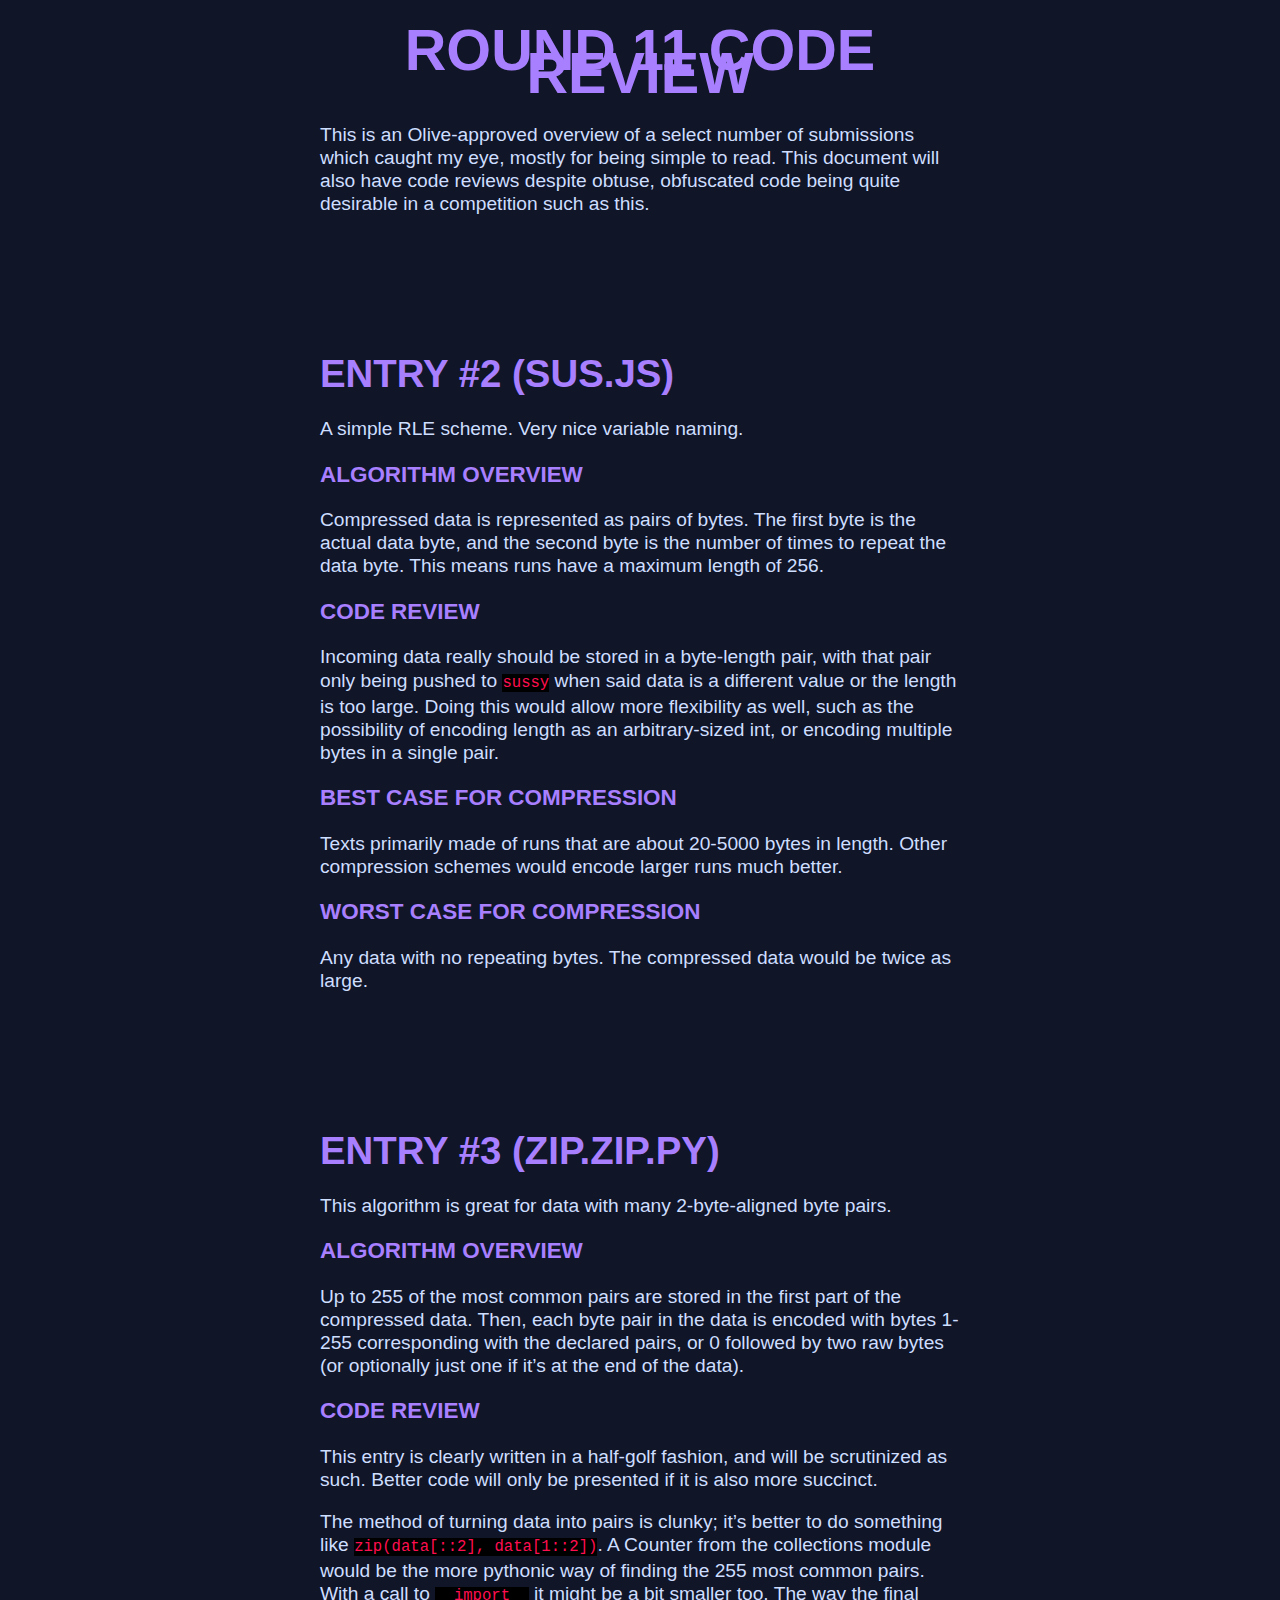
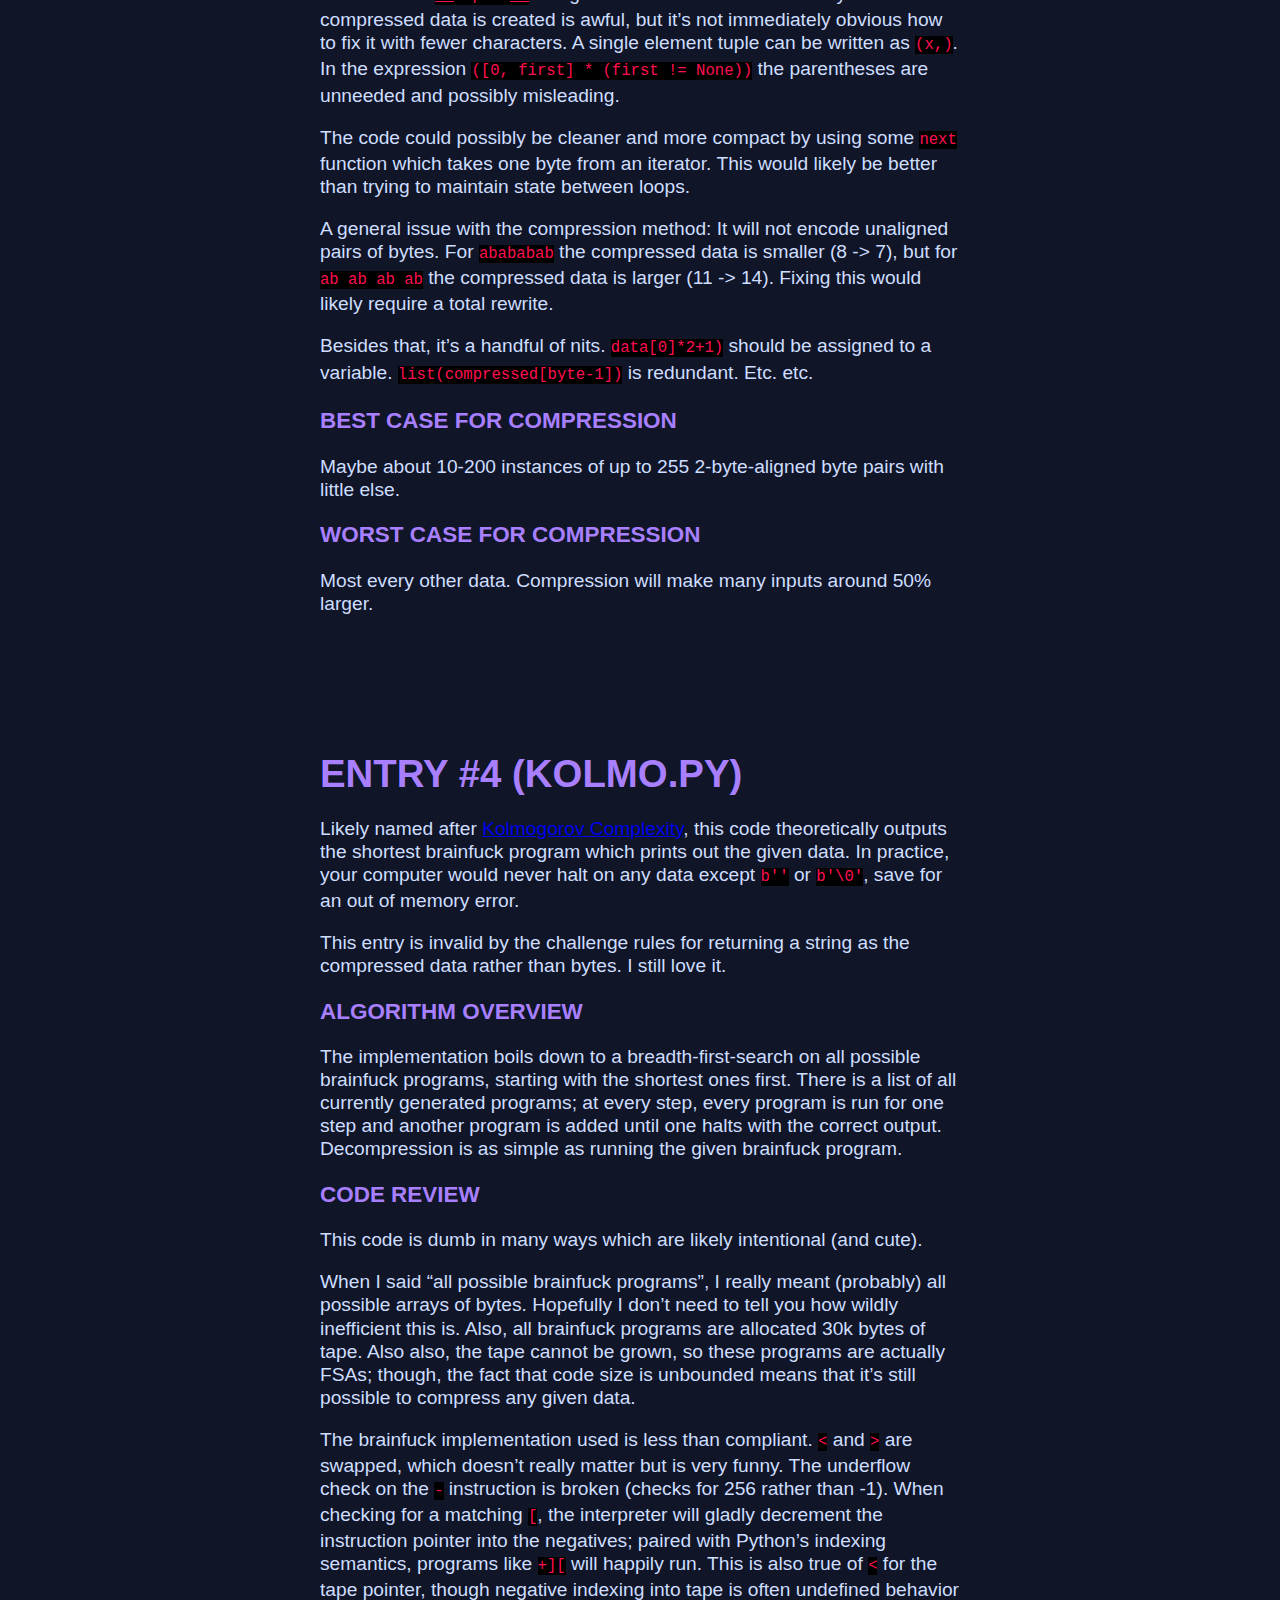
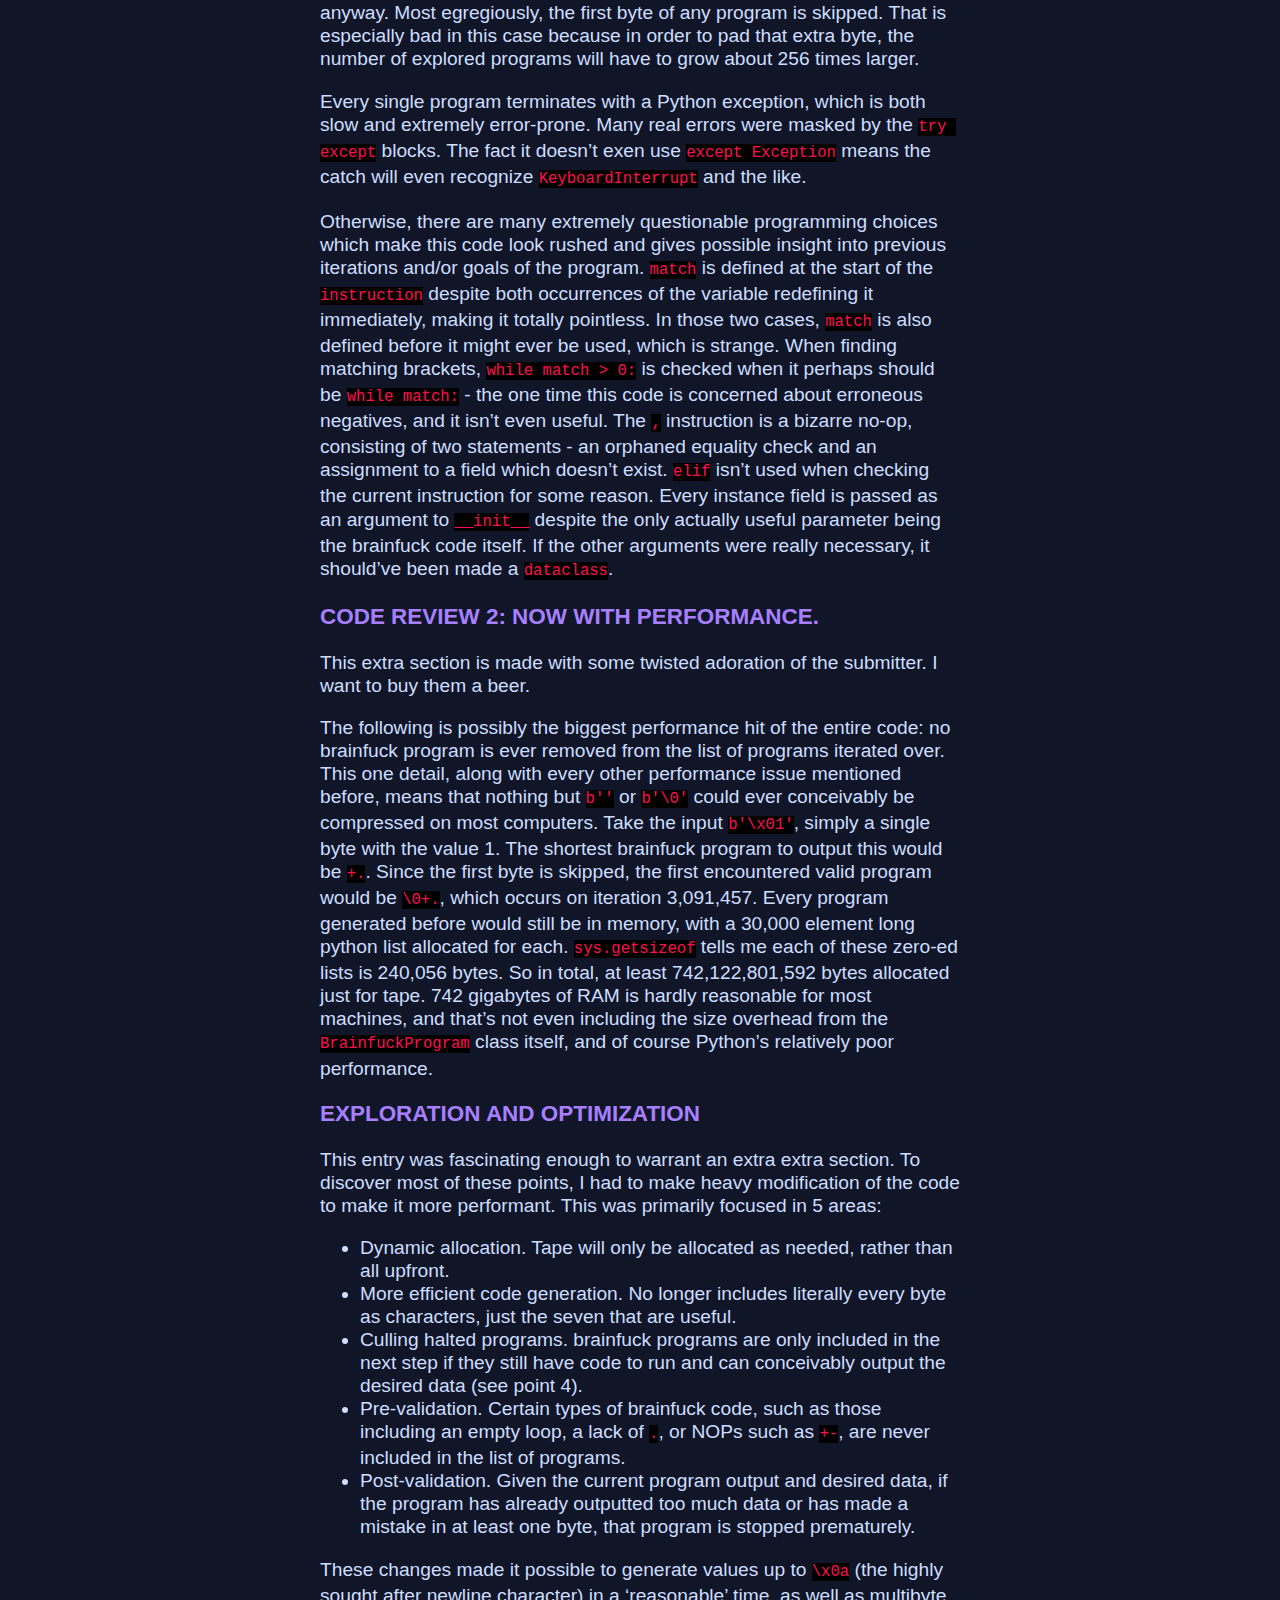
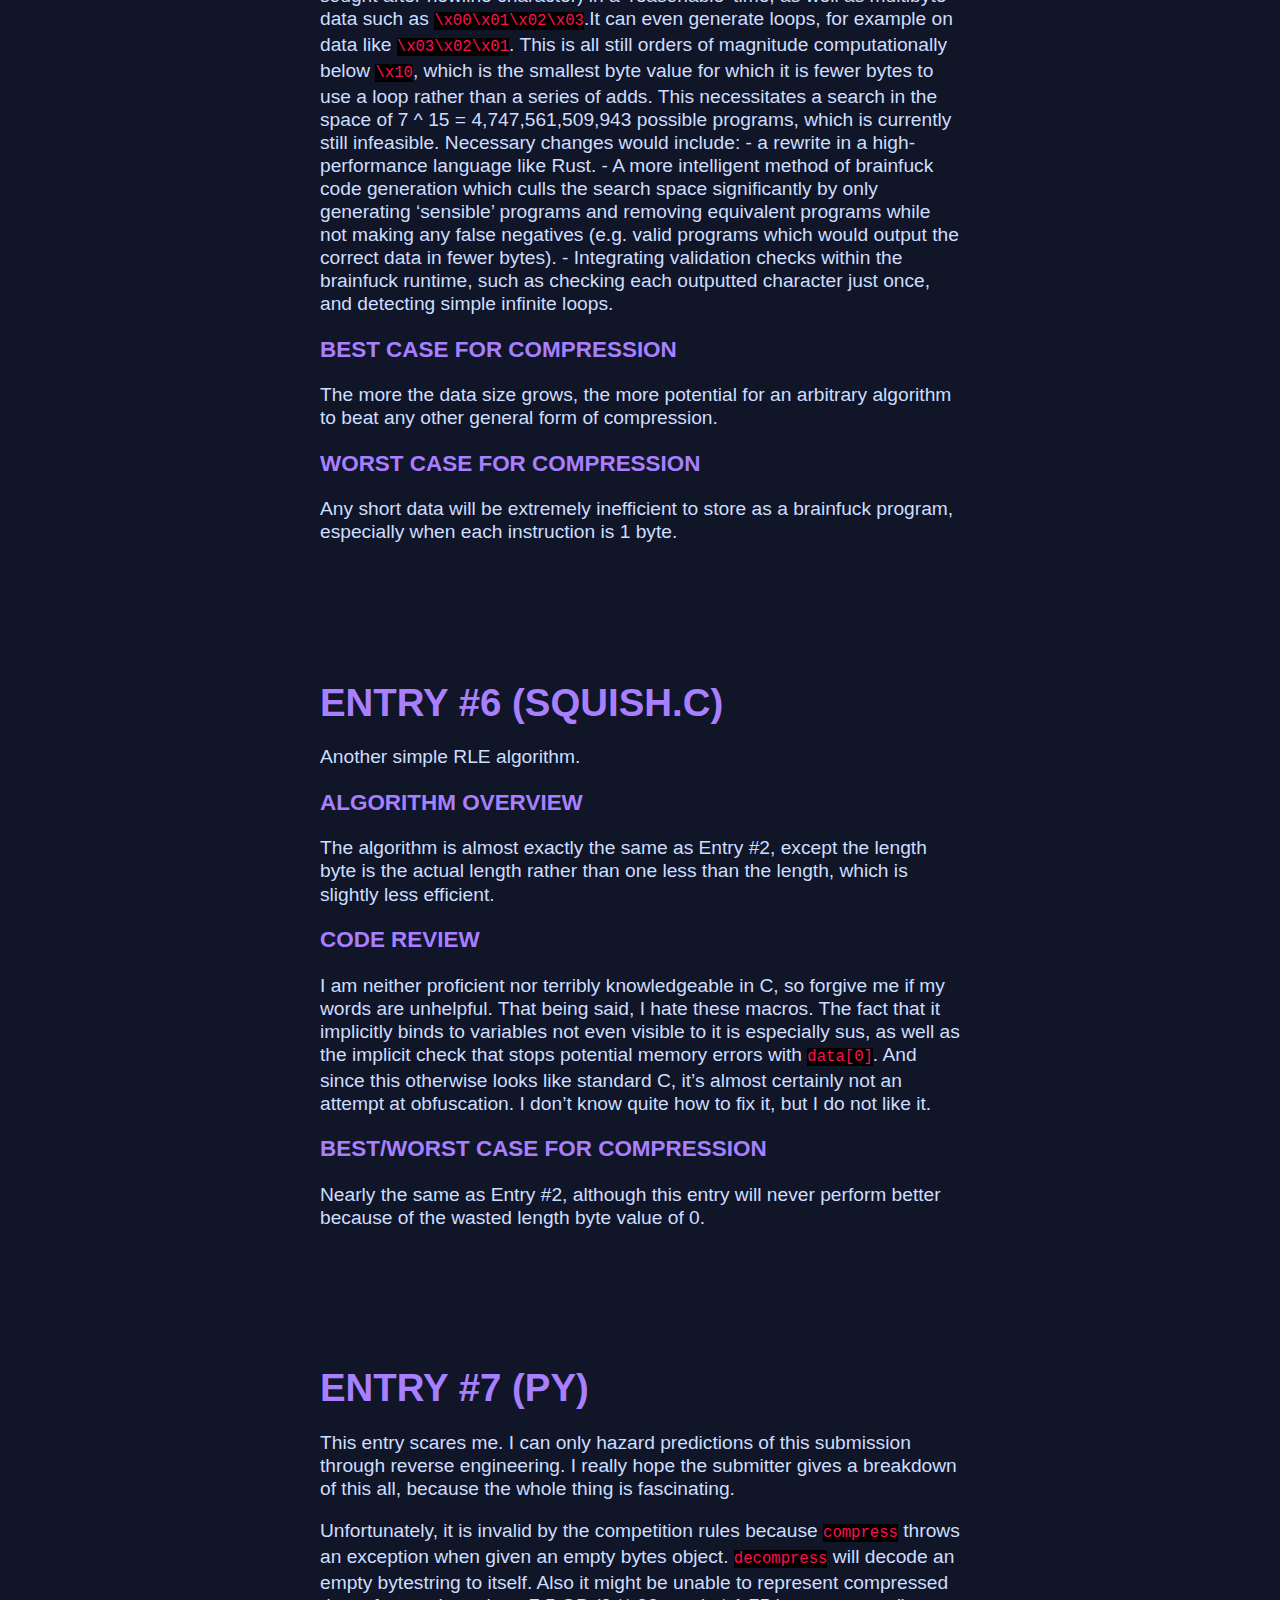
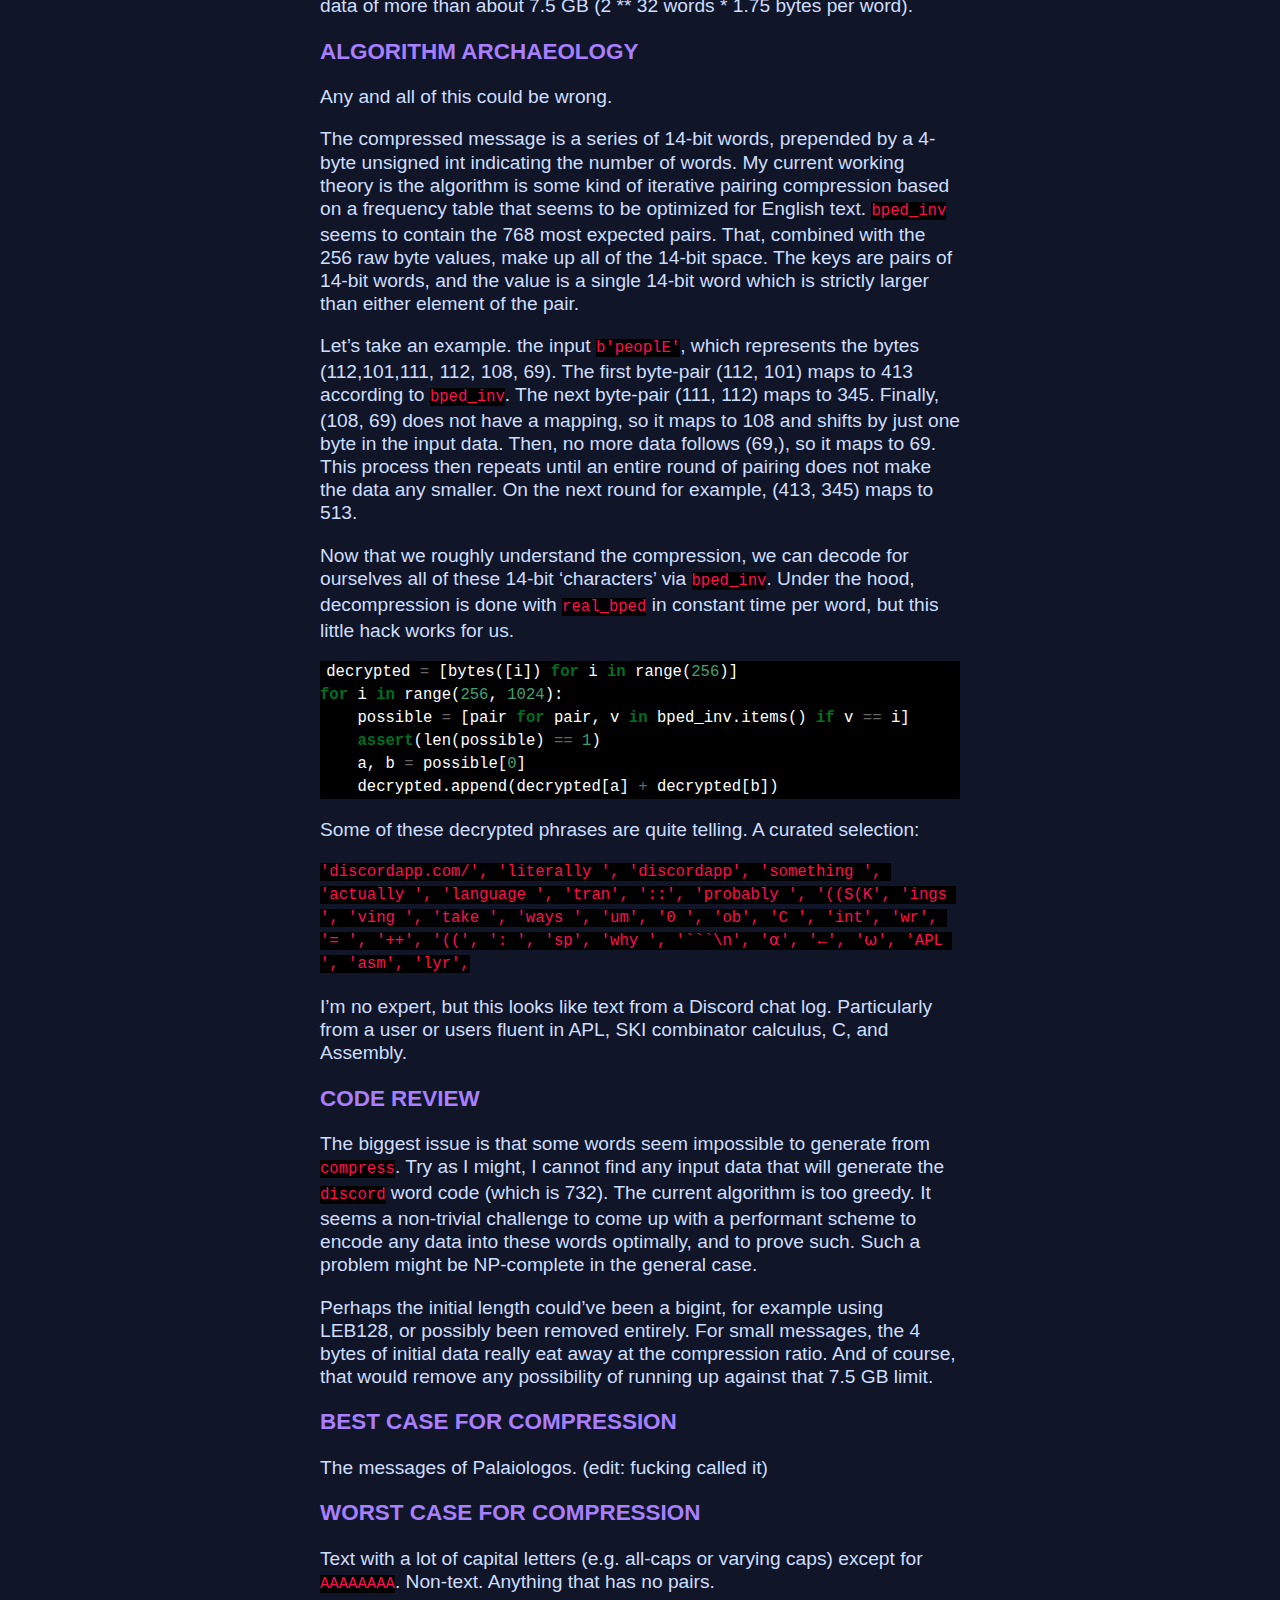
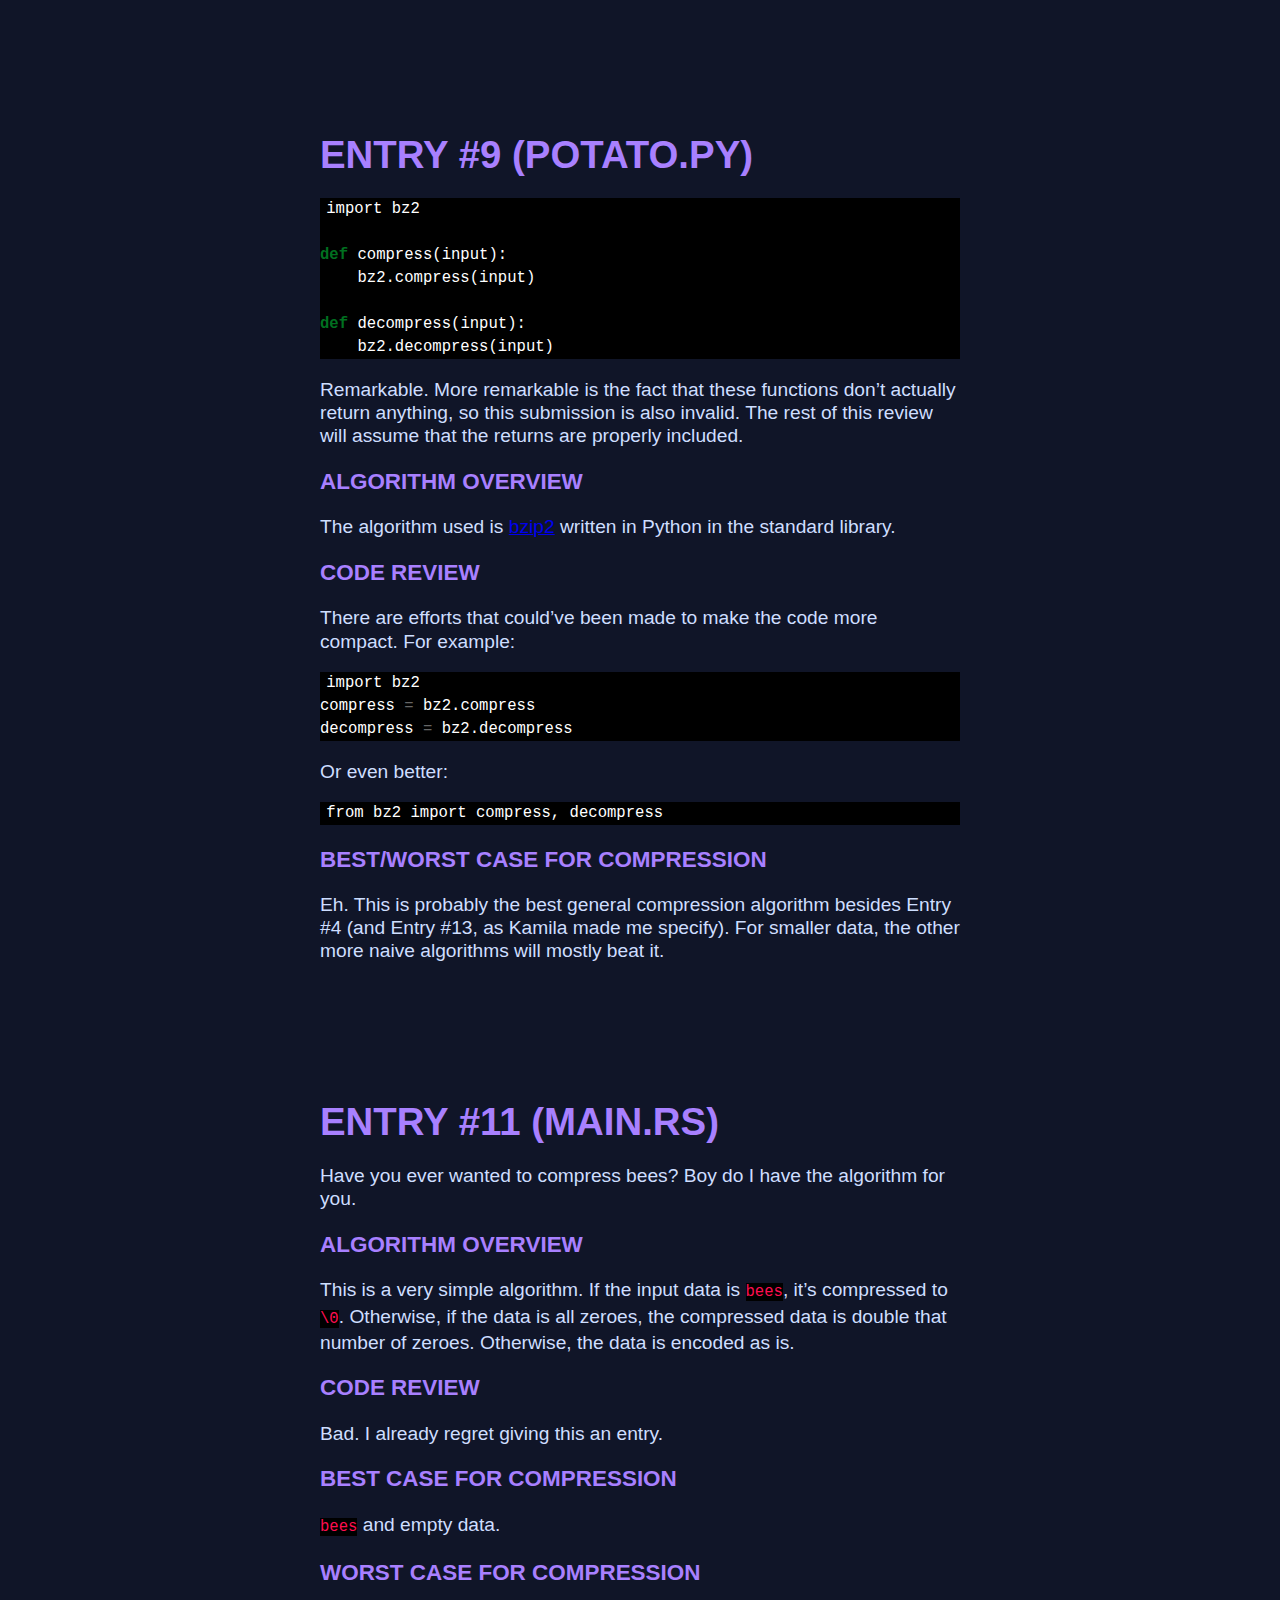
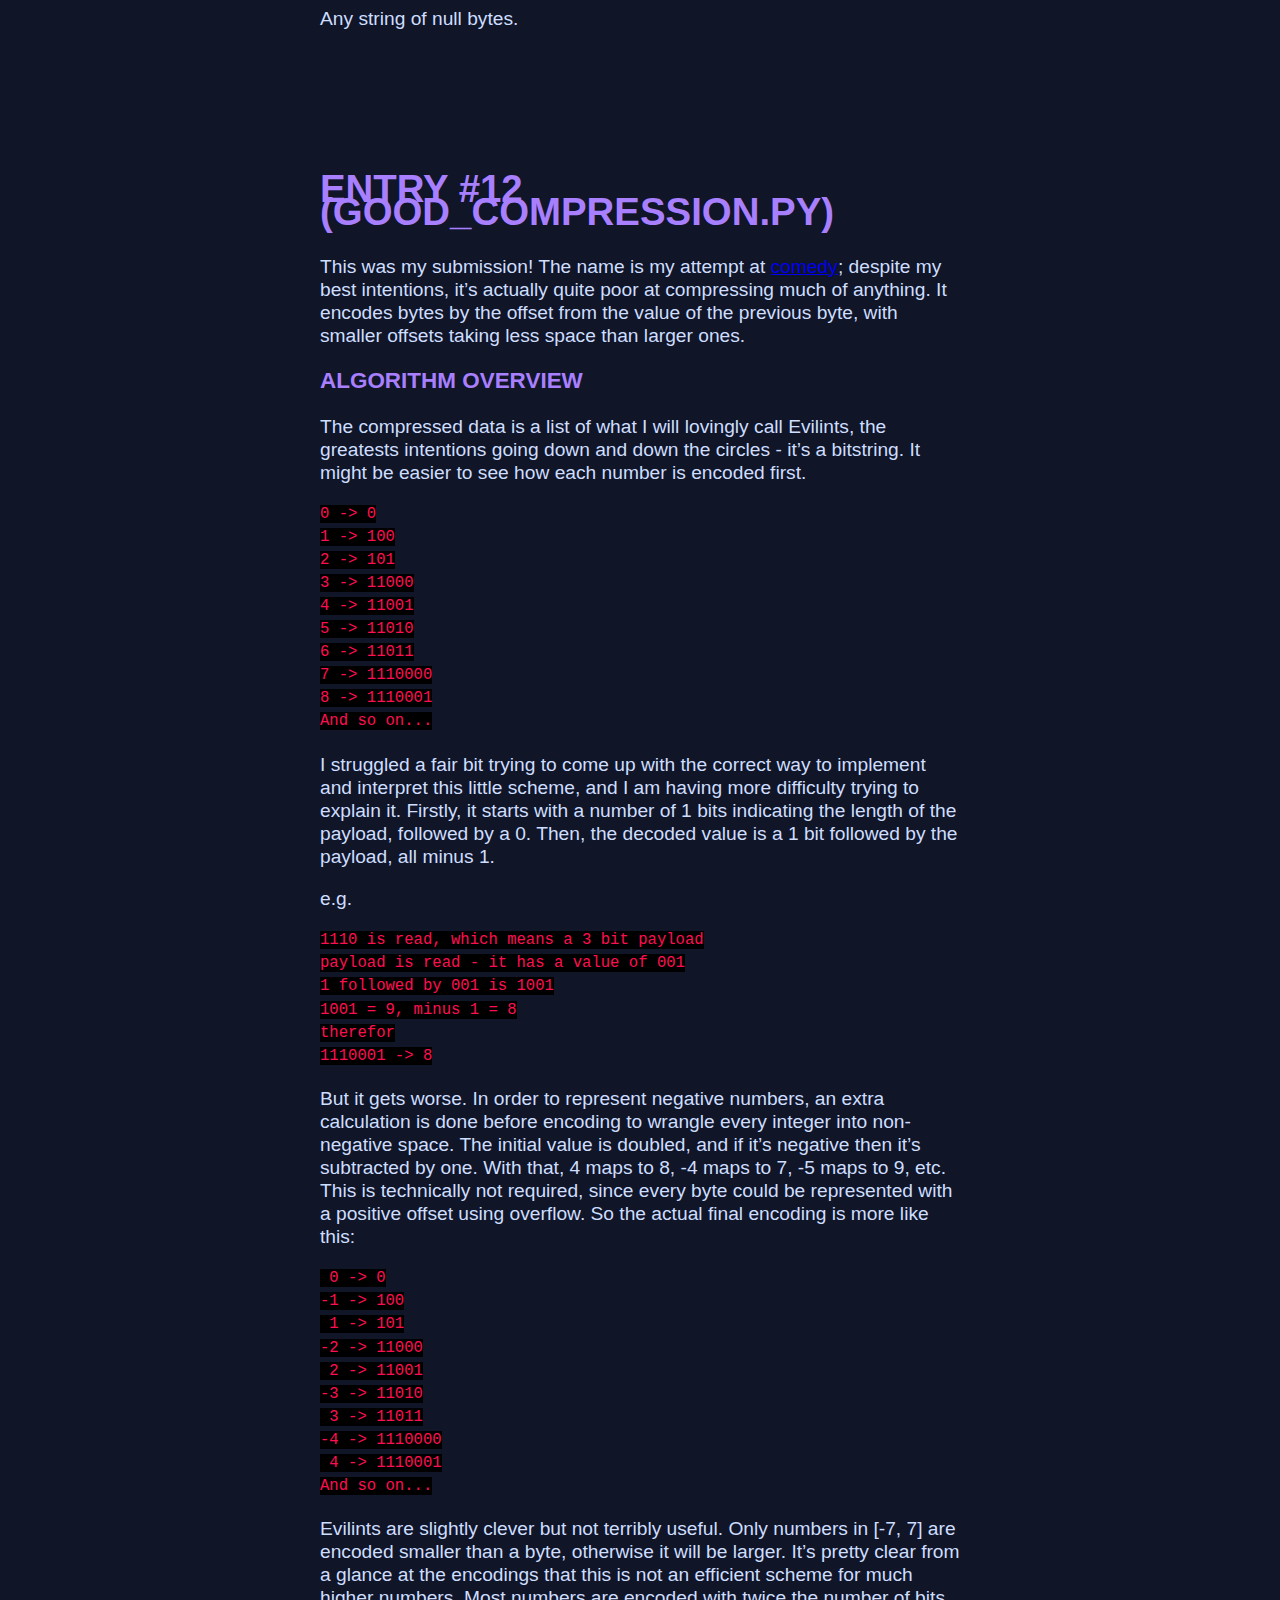
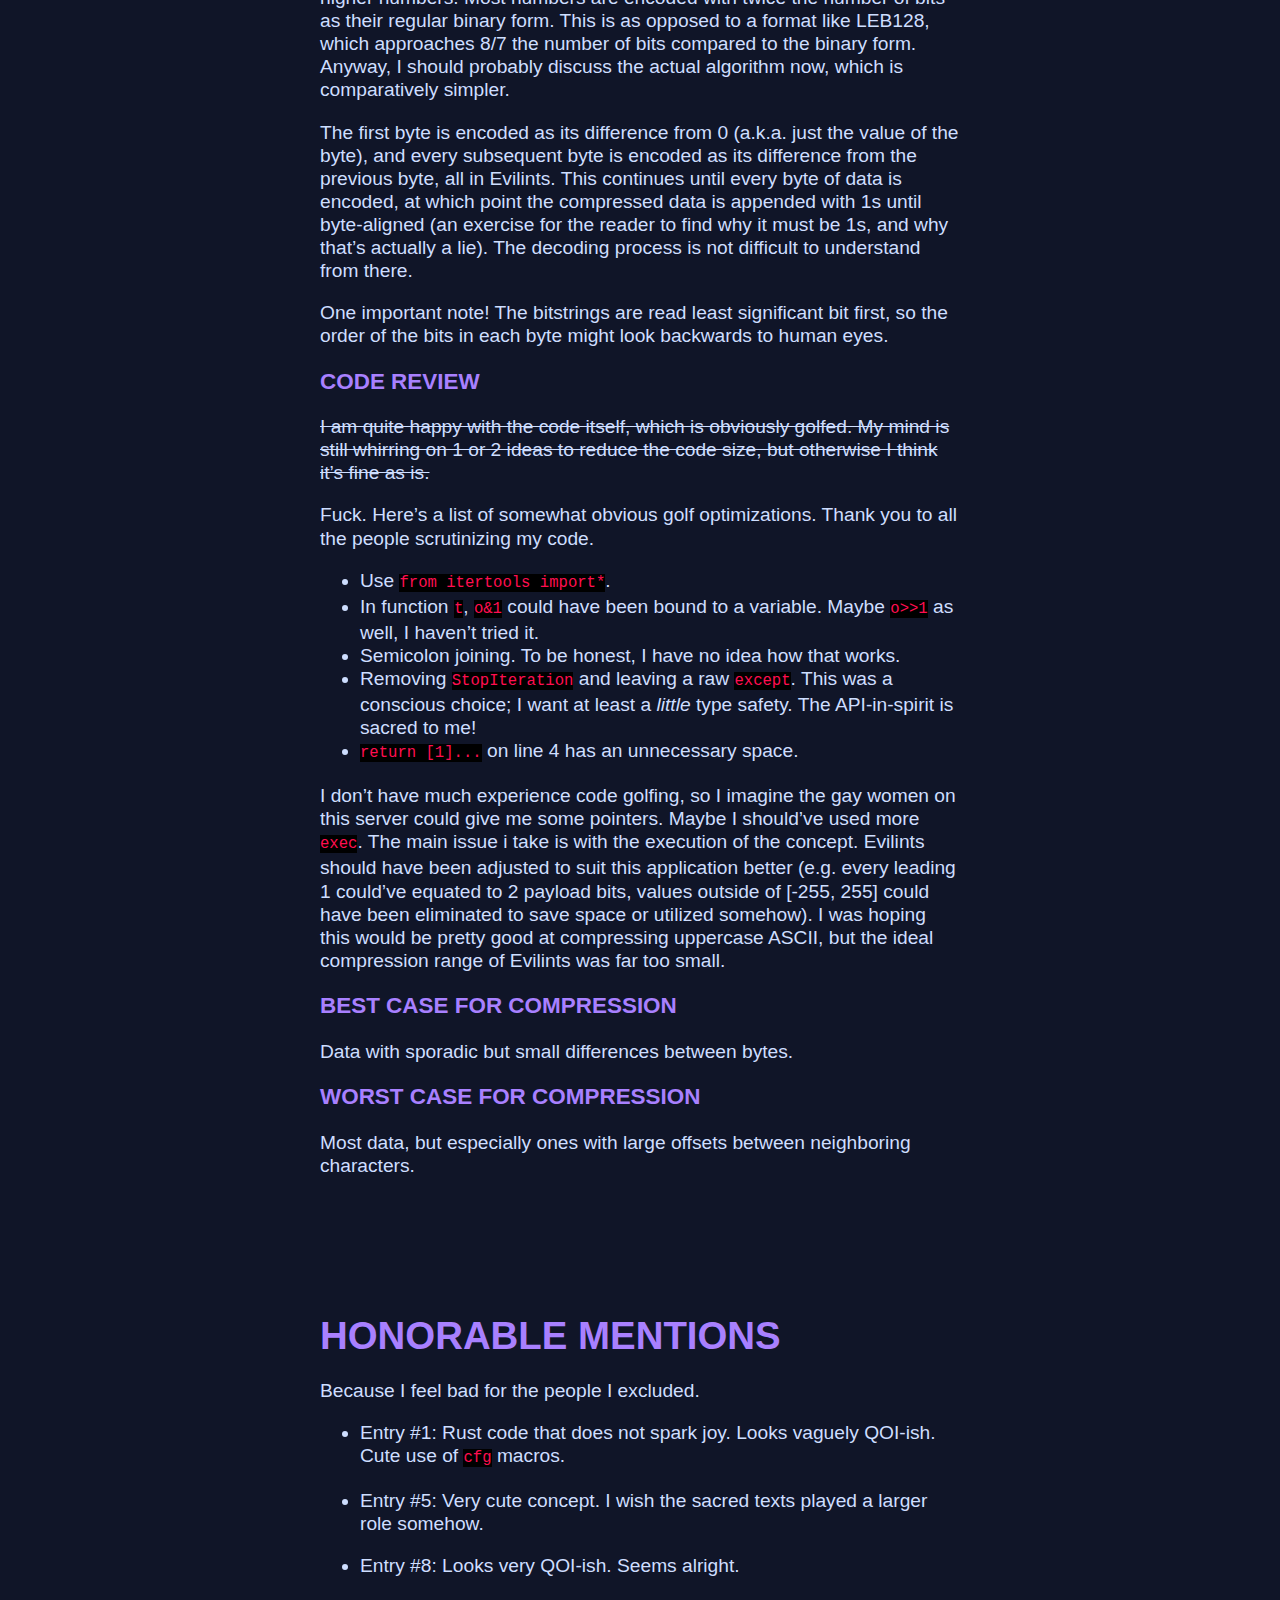
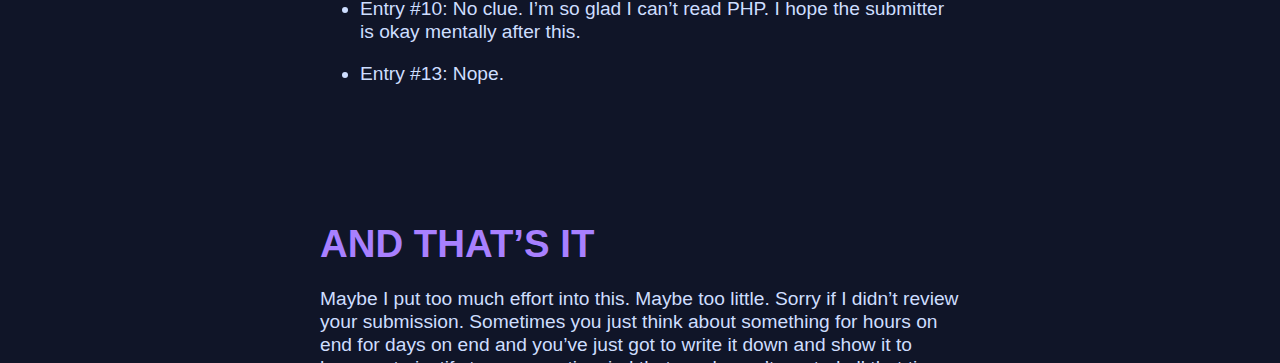
<file: round11.html>
<!DOCTYPE html>
<html xmlns="http://www.w3.org/1999/xhtml" lang="" xml:lang="">
<head>
  <meta charset="utf-8" />
  <meta name="generator" content="pandoc" />
  <meta name="viewport" content="width=device-width, initial-scale=1.0, user-scalable=yes" />
  <title>Round 11 Code Review</title>
  <style>
    code{white-space: pre-wrap;}
    span.smallcaps{font-variant: small-caps;}
    span.underline{text-decoration: underline;}
    div.column{display: inline-block; vertical-align: top; width: 50%;}
    div.hanging-indent{margin-left: 1.5em; text-indent: -1.5em;}
    ul.task-list{list-style: none;}
    pre > code.sourceCode { white-space: pre; position: relative; }
    pre > code.sourceCode > span { display: inline-block; line-height: 1.25; }
    pre > code.sourceCode > span:empty { height: 1.2em; }
    .sourceCode { overflow: visible; }
    code.sourceCode > span { color: inherit; text-decoration: inherit; }
    div.sourceCode { margin: 1em 0; }
    pre.sourceCode { margin: 0; }
    @media screen {
    div.sourceCode { overflow: auto; }
    }
    @media print {
    pre > code.sourceCode { white-space: pre-wrap; }
    pre > code.sourceCode > span { text-indent: -5em; padding-left: 5em; }
    }
    pre.numberSource code
      { counter-reset: source-line 0; }
    pre.numberSource code > span
      { position: relative; left: -4em; counter-increment: source-line; }
    pre.numberSource code > span > a:first-child::before
      { content: counter(source-line);
        position: relative; left: -1em; text-align: right; vertical-align: baseline;
        border: none; display: inline-block;
        -webkit-touch-callout: none; -webkit-user-select: none;
        -khtml-user-select: none; -moz-user-select: none;
        -ms-user-select: none; user-select: none;
        padding: 0 4px; width: 4em;
        color: #aaaaaa;
      }
    pre.numberSource { margin-left: 3em; border-left: 1px solid #aaaaaa;  padding-left: 4px; }
    div.sourceCode
      {   }
    @media screen {
    pre > code.sourceCode > span > a:first-child::before { text-decoration: underline; }
    }
    code span.al { color: #ff0000; font-weight: bold; } /* Alert */
    code span.an { color: #60a0b0; font-weight: bold; font-style: italic; } /* Annotation */
    code span.at { color: #7d9029; } /* Attribute */
    code span.bn { color: #40a070; } /* BaseN */
    code span.bu { } /* BuiltIn */
    code span.cf { color: #007020; font-weight: bold; } /* ControlFlow */
    code span.ch { color: #4070a0; } /* Char */
    code span.cn { color: #880000; } /* Constant */
    code span.co { color: #60a0b0; font-style: italic; } /* Comment */
    code span.cv { color: #60a0b0; font-weight: bold; font-style: italic; } /* CommentVar */
    code span.do { color: #ba2121; font-style: italic; } /* Documentation */
    code span.dt { color: #902000; } /* DataType */
    code span.dv { color: #40a070; } /* DecVal */
    code span.er { color: #ff0000; font-weight: bold; } /* Error */
    code span.ex { } /* Extension */
    code span.fl { color: #40a070; } /* Float */
    code span.fu { color: #06287e; } /* Function */
    code span.im { } /* Import */
    code span.in { color: #60a0b0; font-weight: bold; font-style: italic; } /* Information */
    code span.kw { color: #007020; font-weight: bold; } /* Keyword */
    code span.op { color: #666666; } /* Operator */
    code span.ot { color: #007020; } /* Other */
    code span.pp { color: #bc7a00; } /* Preprocessor */
    code span.sc { color: #4070a0; } /* SpecialChar */
    code span.ss { color: #bb6688; } /* SpecialString */
    code span.st { color: #4070a0; } /* String */
    code span.va { color: #19177c; } /* Variable */
    code span.vs { color: #4070a0; } /* VerbatimString */
    code span.wa { color: #60a0b0; font-weight: bold; font-style: italic; } /* Warning */
    .display.math{display: block; text-align: center; margin: 0.5rem auto;}
  </style>
  <link rel="stylesheet" href="round11.css" />
  <!--[if lt IE 9]>
    <script src="//cdnjs.cloudflare.com/ajax/libs/html5shiv/3.7.3/html5shiv-printshiv.min.js"></script>
  <![endif]-->
</head>
<body>
<header id="title-block-header">
<h1 class="title">Round 11 Code Review</h1>
</header>
<p>This is an Olive-approved overview of a select number of submissions
which caught my eye, mostly for being simple to read. This document will
also have code reviews despite obtuse, obfuscated code being quite
desirable in a competition such as this.</p>
<h2 id="entry-2-sus.js">Entry #2 (sus.js)</h2>
<p>A simple RLE scheme. Very nice variable naming.</p>
<h3 id="algorithm-overview">Algorithm Overview</h3>
<p>Compressed data is represented as pairs of bytes. The first byte is
the actual data byte, and the second byte is the number of times to
repeat the data byte. This means runs have a maximum length of 256.</p>
<h3 id="code-review">Code Review</h3>
<p>Incoming data really should be stored in a byte-length pair, with
that pair only being pushed to <code>sussy</code> when said data is a
different value or the length is too large. Doing this would allow more
flexibility as well, such as the possibility of encoding length as an
arbitrary-sized int, or encoding multiple bytes in a single pair.</p>
<h3 id="best-case-for-compression">Best Case For Compression</h3>
<p>Texts primarily made of runs that are about 20-5000 bytes in length.
Other compression schemes would encode larger runs much better.</p>
<h3 id="worst-case-for-compression">Worst Case For Compression</h3>
<p>Any data with no repeating bytes. The compressed data would be twice
as large.</p>
<h2 id="entry-3-zip.zip.py">Entry #3 (zip.zip.py)</h2>
<p>This algorithm is great for data with many 2-byte-aligned byte
pairs.</p>
<h3 id="algorithm-overview-1">Algorithm Overview</h3>
<p>Up to 255 of the most common pairs are stored in the first part of
the compressed data. Then, each byte pair in the data is encoded with
bytes 1-255 corresponding with the declared pairs, or 0 followed by two
raw bytes (or optionally just one if it’s at the end of the data).</p>
<h3 id="code-review-1">Code Review</h3>
<p>This entry is clearly written in a half-golf fashion, and will be
scrutinized as such. Better code will only be presented if it is also
more succinct.</p>
<p>The method of turning data into pairs is clunky; it’s better to do
something like <code>zip(data[::2], data[1::2])</code>. A Counter from
the collections module would be the more pythonic way of finding the 255
most common pairs. With a call to <code>__import__</code> it might be a
bit smaller too. The way the final compressed data is created is awful,
but it’s not immediately obvious how to fix it with fewer characters. A
single element tuple can be written as <code>(x,)</code>. In the
expression <code>([0, first] * (first != None))</code> the parentheses
are unneeded and possibly misleading.</p>
<p>The code could possibly be cleaner and more compact by using some
<code>next</code> function which takes one byte from an iterator. This
would likely be better than trying to maintain state between loops.</p>
<p>A general issue with the compression method: It will not encode
unaligned pairs of bytes. For <code>abababab</code> the compressed data
is smaller (8 -&gt; 7), but for <code>ab ab ab ab</code> the compressed
data is larger (11 -&gt; 14). Fixing this would likely require a total
rewrite.</p>
<p>Besides that, it’s a handful of nits. <code>data[0]*2+1)</code>
should be assigned to a variable. <code>list(compressed[byte-1])</code>
is redundant. Etc. etc.</p>
<h3 id="best-case-for-compression-1">Best Case For Compression</h3>
<p>Maybe about 10-200 instances of up to 255 2-byte-aligned byte pairs
with little else.</p>
<h3 id="worst-case-for-compression-1">Worst Case For Compression</h3>
<p>Most every other data. Compression will make many inputs around 50%
larger.</p>
<h2 id="entry-4-kolmo.py">Entry #4 (kolmo.py)</h2>
<p>Likely named after <a
href="https://en.wikipedia.org/wiki/Kolmogorov_complexity">Kolmogorov
Complexity</a>, this code theoretically outputs the shortest brainfuck
program which prints out the given data. In practice, your computer
would never halt on any data except <code>b''</code> or
<code>b'\0'</code>, save for an out of memory error.</p>
<p>This entry is invalid by the challenge rules for returning a string
as the compressed data rather than bytes. I still love it.</p>
<h3 id="algorithm-overview-2">Algorithm Overview</h3>
<p>The implementation boils down to a breadth-first-search on all
possible brainfuck programs, starting with the shortest ones first.
There is a list of all currently generated programs; at every step,
every program is run for one step and another program is added until one
halts with the correct output. Decompression is as simple as running the
given brainfuck program.</p>
<h3 id="code-review-2">Code Review</h3>
<p>This code is dumb in many ways which are likely intentional (and
cute).</p>
<p>When I said “all possible brainfuck programs”, I really meant
(probably) all possible arrays of bytes. Hopefully I don’t need to tell
you how wildly inefficient this is. Also, all brainfuck programs are
allocated 30k bytes of tape. Also also, the tape cannot be grown, so
these programs are actually FSAs; though, the fact that code size is
unbounded means that it’s still possible to compress any given data.</p>
<p>The brainfuck implementation used is less than compliant.
<code>&lt;</code> and <code>&gt;</code> are swapped, which doesn’t
really matter but is very funny. The underflow check on the
<code>-</code> instruction is broken (checks for 256 rather than -1).
When checking for a matching <code>[</code>, the interpreter will gladly
decrement the instruction pointer into the negatives; paired with
Python’s indexing semantics, programs like <code>+][</code> will happily
run. This is also true of <code>&lt;</code> for the tape pointer, though
negative indexing into tape is often undefined behavior anyway. Most
egregiously, the first byte of any program is skipped. That is
especially bad in this case because in order to pad that extra byte, the
number of explored programs will have to grow about 256 times
larger.</p>
<p>Every single program terminates with a Python exception, which is
both slow and extremely error-prone. Many real errors were masked by the
<code>try except</code> blocks. The fact it doesn’t exen use
<code>except Exception</code> means the catch will even recognize
<code>KeyboardInterrupt</code> and the like.</p>
<p>Otherwise, there are many extremely questionable programming choices
which make this code look rushed and gives possible insight into
previous iterations and/or goals of the program. <code>match</code> is
defined at the start of the <code>instruction</code> despite both
occurrences of the variable redefining it immediately, making it totally
pointless. In those two cases, <code>match</code> is also defined before
it might ever be used, which is strange. When finding matching brackets,
<code>while match &gt; 0:</code> is checked when it perhaps should be
<code>while match:</code> - the one time this code is concerned about
erroneous negatives, and it isn’t even useful. The <code>,</code>
instruction is a bizarre no-op, consisting of two statements - an
orphaned equality check and an assignment to a field which doesn’t
exist. <code>elif</code> isn’t used when checking the current
instruction for some reason. Every instance field is passed as an
argument to <code>__init__</code> despite the only actually useful
parameter being the brainfuck code itself. If the other arguments were
really necessary, it should’ve been made a <code>dataclass</code>.</p>
<h3 id="code-review-2-now-with-performance.">Code Review 2: Now With
Performance.</h3>
<p>This extra section is made with some twisted adoration of the
submitter. I want to buy them a beer.</p>
<p>The following is possibly the biggest performance hit of the entire
code: no brainfuck program is ever removed from the list of programs
iterated over. This one detail, along with every other performance issue
mentioned before, means that nothing but <code>b''</code> or
<code>b'\0'</code> could ever conceivably be compressed on most
computers. Take the input <code>b'\x01'</code>, simply a single byte
with the value 1. The shortest brainfuck program to output this would be
<code>+.</code>. Since the first byte is skipped, the first encountered
valid program would be <code>\0+.</code>, which occurs on iteration
3,091,457. Every program generated before would still be in memory, with
a 30,000 element long python list allocated for each.
<code>sys.getsizeof</code> tells me each of these zero-ed lists is
240,056 bytes. So in total, at least 742,122,801,592 bytes allocated
just for tape. 742 gigabytes of RAM is hardly reasonable for most
machines, and that’s not even including the size overhead from the
<code>BrainfuckProgram</code> class itself, and of course Python’s
relatively poor performance.</p>
<h3 id="exploration-and-optimization">Exploration and Optimization</h3>
<p>This entry was fascinating enough to warrant an extra extra section.
To discover most of these points, I had to make heavy modification of
the code to make it more performant. This was primarily focused in 5
areas:</p>
<ul>
<li>Dynamic allocation. Tape will only be allocated as needed, rather
than all upfront.</li>
<li>More efficient code generation. No longer includes literally every
byte as characters, just the seven that are useful.</li>
<li>Culling halted programs. brainfuck programs are only included in the
next step if they still have code to run and can conceivably output the
desired data (see point 4).</li>
<li>Pre-validation. Certain types of brainfuck code, such as those
including an empty loop, a lack of <code>.</code>, or NOPs such as
<code>+-</code>, are never included in the list of programs.</li>
<li>Post-validation. Given the current program output and desired data,
if the program has already outputted too much data or has made a mistake
in at least one byte, that program is stopped prematurely.</li>
</ul>
<p>These changes made it possible to generate values up to
<code>\x0a</code> (the highly sought after newline character) in a
‘reasonable’ time, as well as multibyte data such as
<code>\x00\x01\x02\x03</code>.It can even generate loops, for example on
data like <code>\x03\x02\x01</code>. This is all still orders of
magnitude computationally below <code>\x10</code>, which is the smallest
byte value for which it is fewer bytes to use a loop rather than a
series of adds. This necessitates a search in the space of 7 ^ 15 =
4,747,561,509,943 possible programs, which is currently still
infeasible. Necessary changes would include: - a rewrite in a
high-performance language like Rust. - A more intelligent method of
brainfuck code generation which culls the search space significantly by
only generating ‘sensible’ programs and removing equivalent programs
while not making any false negatives (e.g. valid programs which would
output the correct data in fewer bytes). - Integrating validation checks
within the brainfuck runtime, such as checking each outputted character
just once, and detecting simple infinite loops.</p>
<h3 id="best-case-for-compression-2">Best Case For Compression</h3>
<p>The more the data size grows, the more potential for an arbitrary
algorithm to beat any other general form of compression.</p>
<h3 id="worst-case-for-compression-2">Worst Case For Compression</h3>
<p>Any short data will be extremely inefficient to store as a brainfuck
program, especially when each instruction is 1 byte.</p>
<h2 id="entry-6-squish.c">Entry #6 (squish.c)</h2>
<p>Another simple RLE algorithm.</p>
<h3 id="algorithm-overview-3">Algorithm Overview</h3>
<p>The algorithm is almost exactly the same as Entry #2, except the
length byte is the actual length rather than one less than the length,
which is slightly less efficient.</p>
<h3 id="code-review-3">Code Review</h3>
<p>I am neither proficient nor terribly knowledgeable in C, so forgive
me if my words are unhelpful. That being said, I hate these macros. The
fact that it implicitly binds to variables not even visible to it is
especially sus, as well as the implicit check that stops potential
memory errors with <code>data[0]</code>. And since this otherwise looks
like standard C, it’s almost certainly not an attempt at obfuscation. I
don’t know quite how to fix it, but I do not like it.</p>
<h3 id="bestworst-case-for-compression">Best/Worst Case For
Compression</h3>
<p>Nearly the same as Entry #2, although this entry will never perform
better because of the wasted length byte value of 0.</p>
<h2 id="entry-7-py">Entry #7 (py)</h2>
<p>This entry scares me. I can only hazard predictions of this
submission through reverse engineering. I really hope the submitter
gives a breakdown of this all, because the whole thing is
fascinating.</p>
<p>Unfortunately, it is invalid by the competition rules because
<code>compress</code> throws an exception when given an empty bytes
object. <code>decompress</code> will decode an empty bytestring to
itself. Also it might be unable to represent compressed data of more
than about 7.5 GB (2 ** 32 words * 1.75 bytes per word).</p>
<h3 id="algorithm-archaeology">Algorithm Archaeology</h3>
<p>Any and all of this could be wrong.</p>
<p>The compressed message is a series of 14-bit words, prepended by a
4-byte unsigned int indicating the number of words. My current working
theory is the algorithm is some kind of iterative pairing compression
based on a frequency table that seems to be optimized for English text.
<code>bped_inv</code> seems to contain the 768 most expected pairs.
That, combined with the 256 raw byte values, make up all of the 14-bit
space. The keys are pairs of 14-bit words, and the value is a single
14-bit word which is strictly larger than either element of the
pair.</p>
<p>Let’s take an example. the input <code>b'peoplE'</code>, which
represents the bytes (112,101,111, 112, 108, 69). The first byte-pair
(112, 101) maps to 413 according to <code>bped_inv</code>. The next
byte-pair (111, 112) maps to 345. Finally, (108, 69) does not have a
mapping, so it maps to 108 and shifts by just one byte in the input
data. Then, no more data follows (69,), so it maps to 69. This process
then repeats until an entire round of pairing does not make the data any
smaller. On the next round for example, (413, 345) maps to 513.</p>
<p>Now that we roughly understand the compression, we can decode for
ourselves all of these 14-bit ‘characters’ via <code>bped_inv</code>.
Under the hood, decompression is done with <code>real_bped</code> in
constant time per word, but this little hack works for us.</p>
<div class="sourceCode" id="cb1"><pre
class="sourceCode python"><code class="sourceCode python"><span id="cb1-1"><a href="#cb1-1" aria-hidden="true" tabindex="-1"></a>decrypted <span class="op">=</span> [<span class="bu">bytes</span>([i]) <span class="cf">for</span> i <span class="kw">in</span> <span class="bu">range</span>(<span class="dv">256</span>)]</span>
<span id="cb1-2"><a href="#cb1-2" aria-hidden="true" tabindex="-1"></a><span class="cf">for</span> i <span class="kw">in</span> <span class="bu">range</span>(<span class="dv">256</span>, <span class="dv">1024</span>):</span>
<span id="cb1-3"><a href="#cb1-3" aria-hidden="true" tabindex="-1"></a>    possible <span class="op">=</span> [pair <span class="cf">for</span> pair, v <span class="kw">in</span> bped_inv.items() <span class="cf">if</span> v <span class="op">==</span> i]</span>
<span id="cb1-4"><a href="#cb1-4" aria-hidden="true" tabindex="-1"></a>    <span class="cf">assert</span>(<span class="bu">len</span>(possible) <span class="op">==</span> <span class="dv">1</span>)</span>
<span id="cb1-5"><a href="#cb1-5" aria-hidden="true" tabindex="-1"></a>    a, b <span class="op">=</span> possible[<span class="dv">0</span>]</span>
<span id="cb1-6"><a href="#cb1-6" aria-hidden="true" tabindex="-1"></a>    decrypted.append(decrypted[a] <span class="op">+</span> decrypted[b])</span></code></pre></div>
<p>Some of these decrypted phrases are quite telling. A curated
selection:</p>
<pre><code>&#39;discordapp.com/&#39;, &#39;literally &#39;, &#39;discordapp&#39;, &#39;something &#39;, &#39;actually &#39;, &#39;language &#39;, &#39;tran&#39;, &#39;::&#39;, &#39;probably &#39;, &#39;((S(K&#39;, &#39;ings &#39;, &#39;ving &#39;, &#39;take &#39;, &#39;ways &#39;, &#39;um&#39;, &#39;0 &#39;, &#39;ob&#39;, &#39;C &#39;, &#39;int&#39;, &#39;wr&#39;, &#39;= &#39;, &#39;++&#39;, &#39;((&#39;, &#39;: &#39;, &#39;sp&#39;, &#39;why &#39;, &#39;```\n&#39;, &#39;⍺&#39;, &#39;←&#39;, &#39;⍵&#39;, &#39;APL &#39;, &#39;asm&#39;, &#39;lyr&#39;,</code></pre>
<p>I’m no expert, but this looks like text from a Discord chat log.
Particularly from a user or users fluent in APL, SKI combinator
calculus, C, and Assembly.</p>
<h3 id="code-review-4">Code Review</h3>
<p>The biggest issue is that some words seem impossible to generate from
<code>compress</code>. Try as I might, I cannot find any input data that
will generate the <code>discord</code> word code (which is 732). The
current algorithm is too greedy. It seems a non-trivial challenge to
come up with a performant scheme to encode any data into these words
optimally, and to prove such. Such a problem might be NP-complete in the
general case.</p>
<p>Perhaps the initial length could’ve been a bigint, for example using
LEB128, or possibly been removed entirely. For small messages, the 4
bytes of initial data really eat away at the compression ratio. And of
course, that would remove any possibility of running up against that 7.5
GB limit.</p>
<h3 id="best-case-for-compression-3">Best Case For Compression</h3>
<p>The messages of Palaiologos. (edit: fucking called it)</p>
<h3 id="worst-case-for-compression-3">Worst Case For Compression</h3>
<p>Text with a lot of capital letters (e.g. all-caps or varying caps)
except for <code>AAAAAAAA</code>. Non-text. Anything that has no
pairs.</p>
<h2 id="entry-9-potato.py">Entry #9 (potato.py)</h2>
<div class="sourceCode" id="cb3"><pre
class="sourceCode python"><code class="sourceCode python"><span id="cb3-1"><a href="#cb3-1" aria-hidden="true" tabindex="-1"></a><span class="im">import</span> bz2</span>
<span id="cb3-2"><a href="#cb3-2" aria-hidden="true" tabindex="-1"></a></span>
<span id="cb3-3"><a href="#cb3-3" aria-hidden="true" tabindex="-1"></a><span class="kw">def</span> compress(<span class="bu">input</span>):</span>
<span id="cb3-4"><a href="#cb3-4" aria-hidden="true" tabindex="-1"></a>    bz2.compress(<span class="bu">input</span>)</span>
<span id="cb3-5"><a href="#cb3-5" aria-hidden="true" tabindex="-1"></a></span>
<span id="cb3-6"><a href="#cb3-6" aria-hidden="true" tabindex="-1"></a><span class="kw">def</span> decompress(<span class="bu">input</span>):</span>
<span id="cb3-7"><a href="#cb3-7" aria-hidden="true" tabindex="-1"></a>    bz2.decompress(<span class="bu">input</span>)</span></code></pre></div>
<p>Remarkable. More remarkable is the fact that these functions don’t
actually return anything, so this submission is also invalid. The rest
of this review will assume that the returns are properly included.</p>
<h3 id="algorithm-overview-4">Algorithm Overview</h3>
<p>The algorithm used is <a
href="https://en.wikipedia.org/wiki/Bzip2">bzip2</a> written in Python
in the standard library.</p>
<h3 id="code-review-5">Code Review</h3>
<p>There are efforts that could’ve been made to make the code more
compact. For example:</p>
<div class="sourceCode" id="cb4"><pre
class="sourceCode python"><code class="sourceCode python"><span id="cb4-1"><a href="#cb4-1" aria-hidden="true" tabindex="-1"></a><span class="im">import</span> bz2</span>
<span id="cb4-2"><a href="#cb4-2" aria-hidden="true" tabindex="-1"></a>compress <span class="op">=</span> bz2.compress</span>
<span id="cb4-3"><a href="#cb4-3" aria-hidden="true" tabindex="-1"></a>decompress <span class="op">=</span> bz2.decompress</span></code></pre></div>
<p>Or even better:</p>
<div class="sourceCode" id="cb5"><pre
class="sourceCode python"><code class="sourceCode python"><span id="cb5-1"><a href="#cb5-1" aria-hidden="true" tabindex="-1"></a><span class="im">from</span> bz2 <span class="im">import</span> compress, decompress</span></code></pre></div>
<h3 id="bestworst-case-for-compression-1">Best/Worst Case For
Compression</h3>
<p>Eh. This is probably the best general compression algorithm besides
Entry #4 (and Entry #13, as Kamila made me specify). For smaller data, the other more naive algorithms will mostly
beat it.</p>
<h2 id="entry-11-main.rs">Entry #11 (main.rs)</h2>
<p>Have you ever wanted to compress bees? Boy do I have the algorithm
for you.</p>
<h3 id="algorithm-overview-5">Algorithm Overview</h3>
<p>This is a very simple algorithm. If the input data is
<code>bees</code>, it’s compressed to <code>\0</code>. Otherwise, if the
data is all zeroes, the compressed data is double that number of zeroes.
Otherwise, the data is encoded as is.</p>
<h3 id="code-review-6">Code Review</h3>
<p>Bad. I already regret giving this an entry.</p>
<h3 id="best-case-for-compression-4">Best Case For Compression</h3>
<p><code>bees</code> and empty data.</p>
<h3 id="worst-case-for-compression-4">Worst Case For Compression</h3>
<p>Any string of null bytes.</p>
<h2 id="entry-12-good_compression.py">Entry #12
(good_compression.py)</h2>
<p>This was my submission! The name is my attempt at <a
href="https://www.youtube.com/watch?v=PTcvbDbVbtM">comedy</a>; despite
my best intentions, it’s actually quite poor at compressing much of
anything. It encodes bytes by the offset from the value of the previous
byte, with smaller offsets taking less space than larger ones.</p>
<h3 id="algorithm-overview-6">Algorithm Overview</h3>
<p>The compressed data is a list of what I will lovingly call Evilints,
the greatests intentions going down and down the circles - it’s a
bitstring. It might be easier to see how each number is encoded
first.</p>
<pre><code>0 -&gt; 0
1 -&gt; 100
2 -&gt; 101
3 -&gt; 11000
4 -&gt; 11001
5 -&gt; 11010
6 -&gt; 11011
7 -&gt; 1110000
8 -&gt; 1110001
And so on...</code></pre>
<p>I struggled a fair bit trying to come up with the correct way to
implement and interpret this little scheme, and I am having more
difficulty trying to explain it. Firstly, it starts with a number of 1
bits indicating the length of the payload, followed by a 0. Then, the
decoded value is a 1 bit followed by the payload, all minus 1.</p>
<p>e.g.</p>
<pre><code>1110 is read, which means a 3 bit payload
payload is read - it has a value of 001
1 followed by 001 is 1001
1001 = 9, minus 1 = 8
therefor
1110001 -&gt; 8</code></pre>
<p>But it gets worse. In order to represent negative numbers, an extra
calculation is done before encoding to wrangle every integer into
non-negative space. The initial value is doubled, and if it’s negative
then it’s subtracted by one. With that, 4 maps to 8, -4 maps to 7, -5
maps to 9, etc. This is technically not required, since every byte could
be represented with a positive offset using overflow. So the actual
final encoding is more like this:</p>
<pre><code> 0 -&gt; 0
-1 -&gt; 100
 1 -&gt; 101
-2 -&gt; 11000
 2 -&gt; 11001
-3 -&gt; 11010
 3 -&gt; 11011
-4 -&gt; 1110000
 4 -&gt; 1110001
And so on...</code></pre>
<p>Evilints are slightly clever but not terribly useful. Only numbers in
[-7, 7] are encoded smaller than a byte, otherwise it will be larger.
It’s pretty clear from a glance at the encodings that this is not an
efficient scheme for much higher numbers. Most numbers are encoded with
twice the number of bits as their regular binary form. This is as
opposed to a format like LEB128, which approaches 8/7 the number of bits
compared to the binary form. Anyway, I should probably discuss the
actual algorithm now, which is comparatively simpler.</p>
<p>The first byte is encoded as its difference from 0 (a.k.a. just the
value of the byte), and every subsequent byte is encoded as its
difference from the previous byte, all in Evilints. This continues until
every byte of data is encoded, at which point the compressed data is
appended with 1s until byte-aligned (an exercise for the reader to find
why it must be 1s, and why that’s actually a lie). The decoding process
is not difficult to understand from there.</p>
<p>One important note! The bitstrings are read least significant bit
first, so the order of the bits in each byte might look backwards to
human eyes.</p>
<h3 id="code-review-7">Code Review</h3>
<p><del>I am quite happy with the code itself, which is obviously
golfed. My mind is still whirring on 1 or 2 ideas to reduce the code
size, but otherwise I think it’s fine as is.</del></p>
<p>Fuck. Here’s a list of somewhat obvious golf optimizations. Thank you
to all the people scrutinizing my code.</p>
<ul>
<li>Use <code>from itertools import*</code>.</li>
<li>In function <code>t</code>, <code>o&amp;1</code> could have been
bound to a variable. Maybe <code>o&gt;&gt;1</code> as well, I haven’t
tried it.</li>
<li>Semicolon joining. To be honest, I have no idea how that works.</li>
<li>Removing <code>StopIteration</code> and leaving a raw
<code>except</code>. This was a conscious choice; I want at least a
<em>little</em> type safety. The API-in-spirit is sacred to me!</li>
<li><code>return [1]...</code> on line 4 has an unnecessary space.</li>
</ul>
<p>I don’t have much experience code golfing, so I imagine the gay women
on this server could give me some pointers. Maybe I should’ve used more
<code>exec</code>. The main issue i take is with the execution of the
concept. Evilints should have been adjusted to suit this application
better (e.g. every leading 1 could’ve equated to 2 payload bits, values
outside of [-255, 255] could have been eliminated to save space or
utilized somehow). I was hoping this would be pretty good at compressing
uppercase ASCII, but the ideal compression range of Evilints was far too
small.</p>
<h3 id="best-case-for-compression-5">Best Case For Compression</h3>
<p>Data with sporadic but small differences between bytes.</p>
<h3 id="worst-case-for-compression-5">Worst Case For Compression</h3>
<p>Most data, but especially ones with large offsets between neighboring
characters.</p>
<h2 id="honorable-mentions">Honorable Mentions</h2>
<p>Because I feel bad for the people I excluded.</p>
<ul>
<li><p>Entry #1: Rust code that does not spark joy. Looks vaguely
QOI-ish. Cute use of <code>cfg</code> macros.</p></li>
<li><p>Entry #5: Very cute concept. I wish the sacred texts played a
larger role somehow.</p></li>
<li><p>Entry #8: Looks very QOI-ish. Seems alright.</p></li>
<li><p>Entry #10: No clue. I’m so glad I can’t read PHP. I hope the
submitter is okay mentally after this.</p></li>
<li><p>Entry #13: Nope.</p></li>
</ul>
<h2 id="and-thats-it">And That’s It</h2>
<p>Maybe I put too much effort into this. Maybe too little. Sorry if I
didn’t review your submission. Sometimes you just think about something
for hours on end for days on end and you’ve just got to write it down
and show it to humans to justify to your erratic mind that you haven’t
wasted all that time. So yeah.</p>
</body>
</html>
</file>
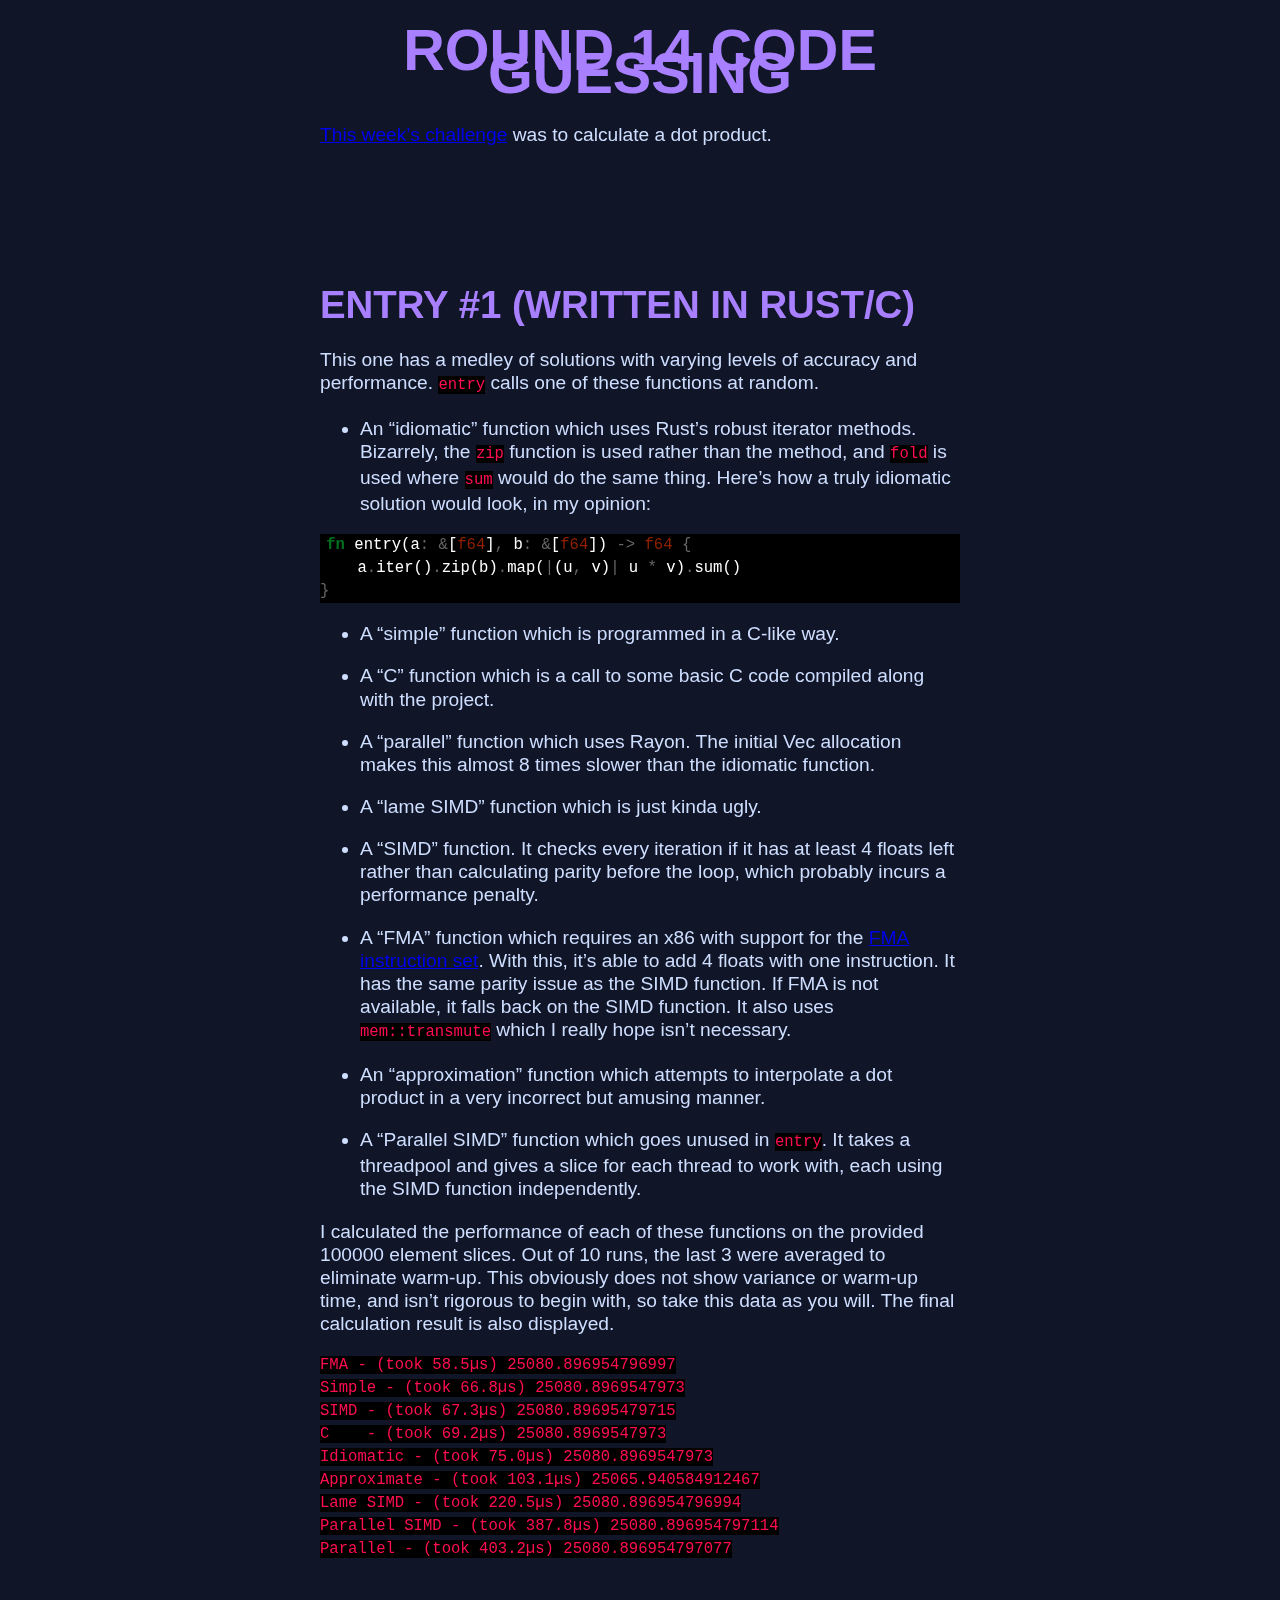
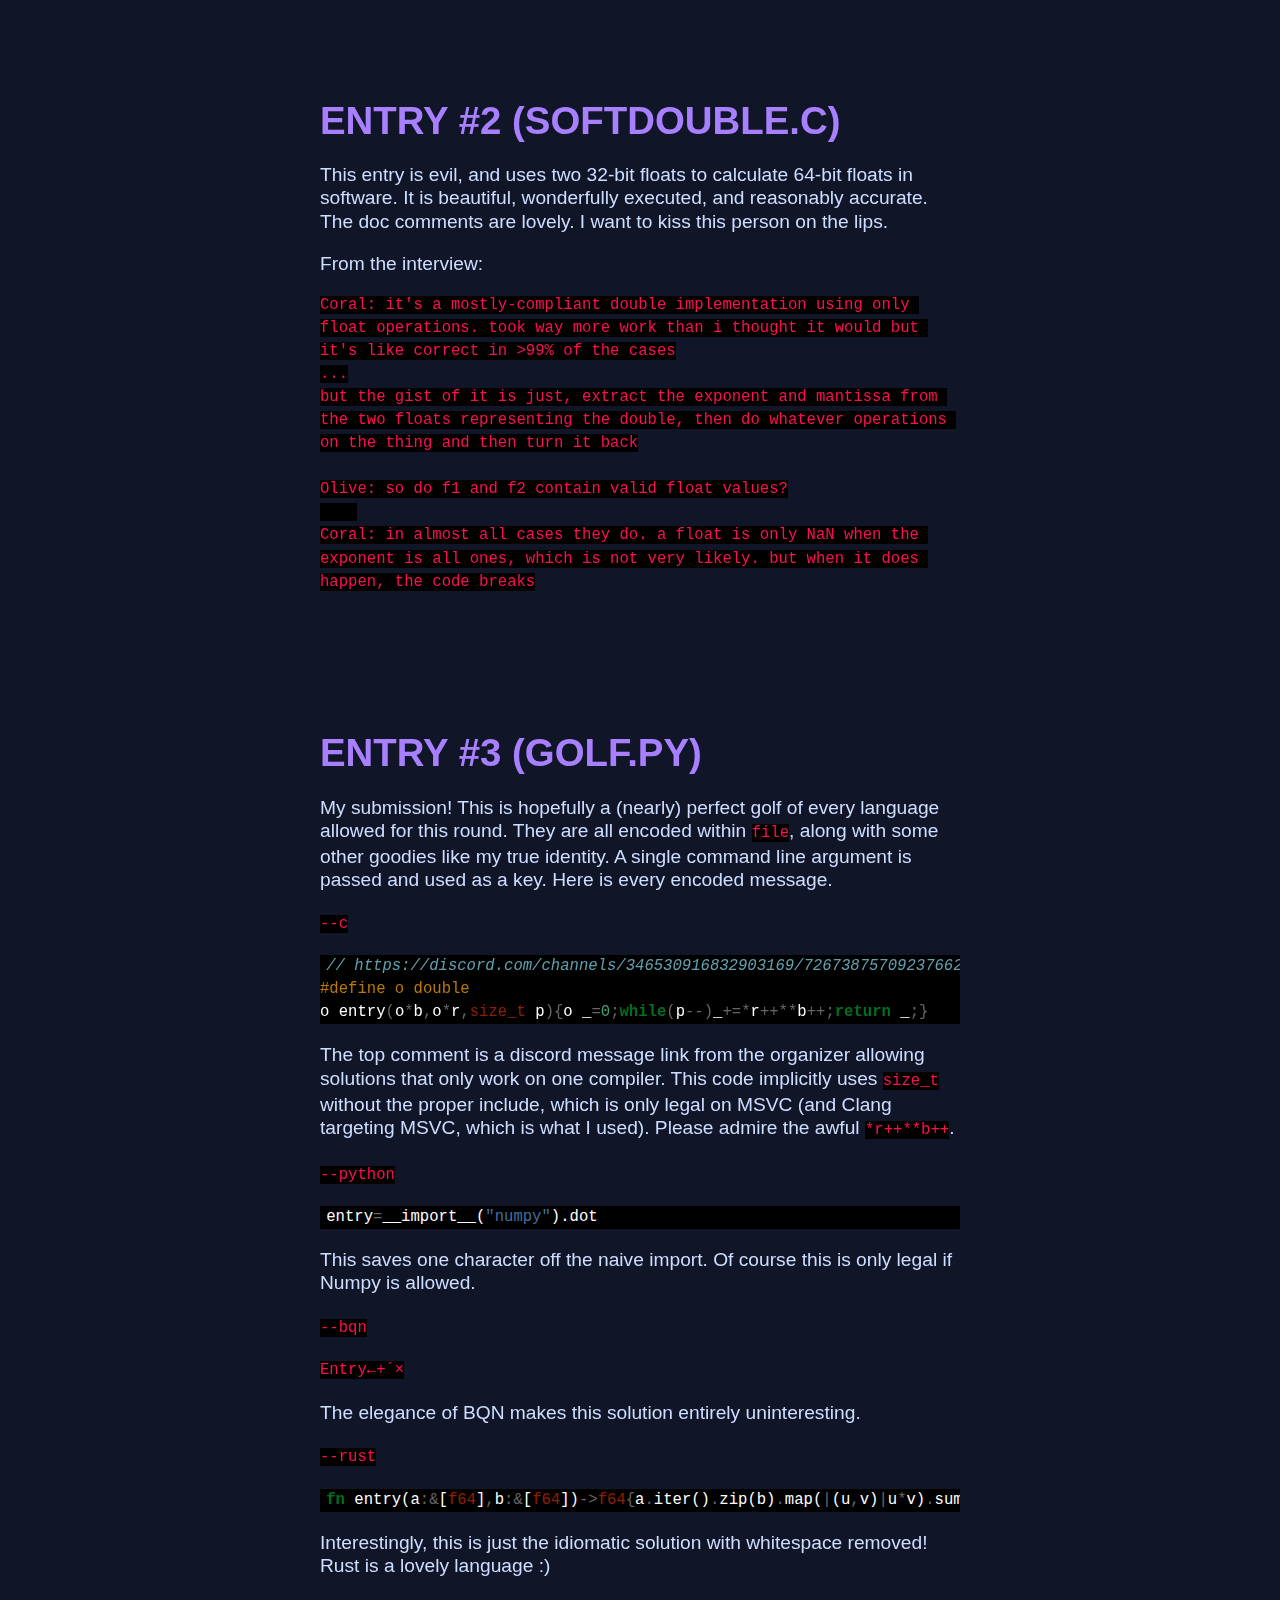
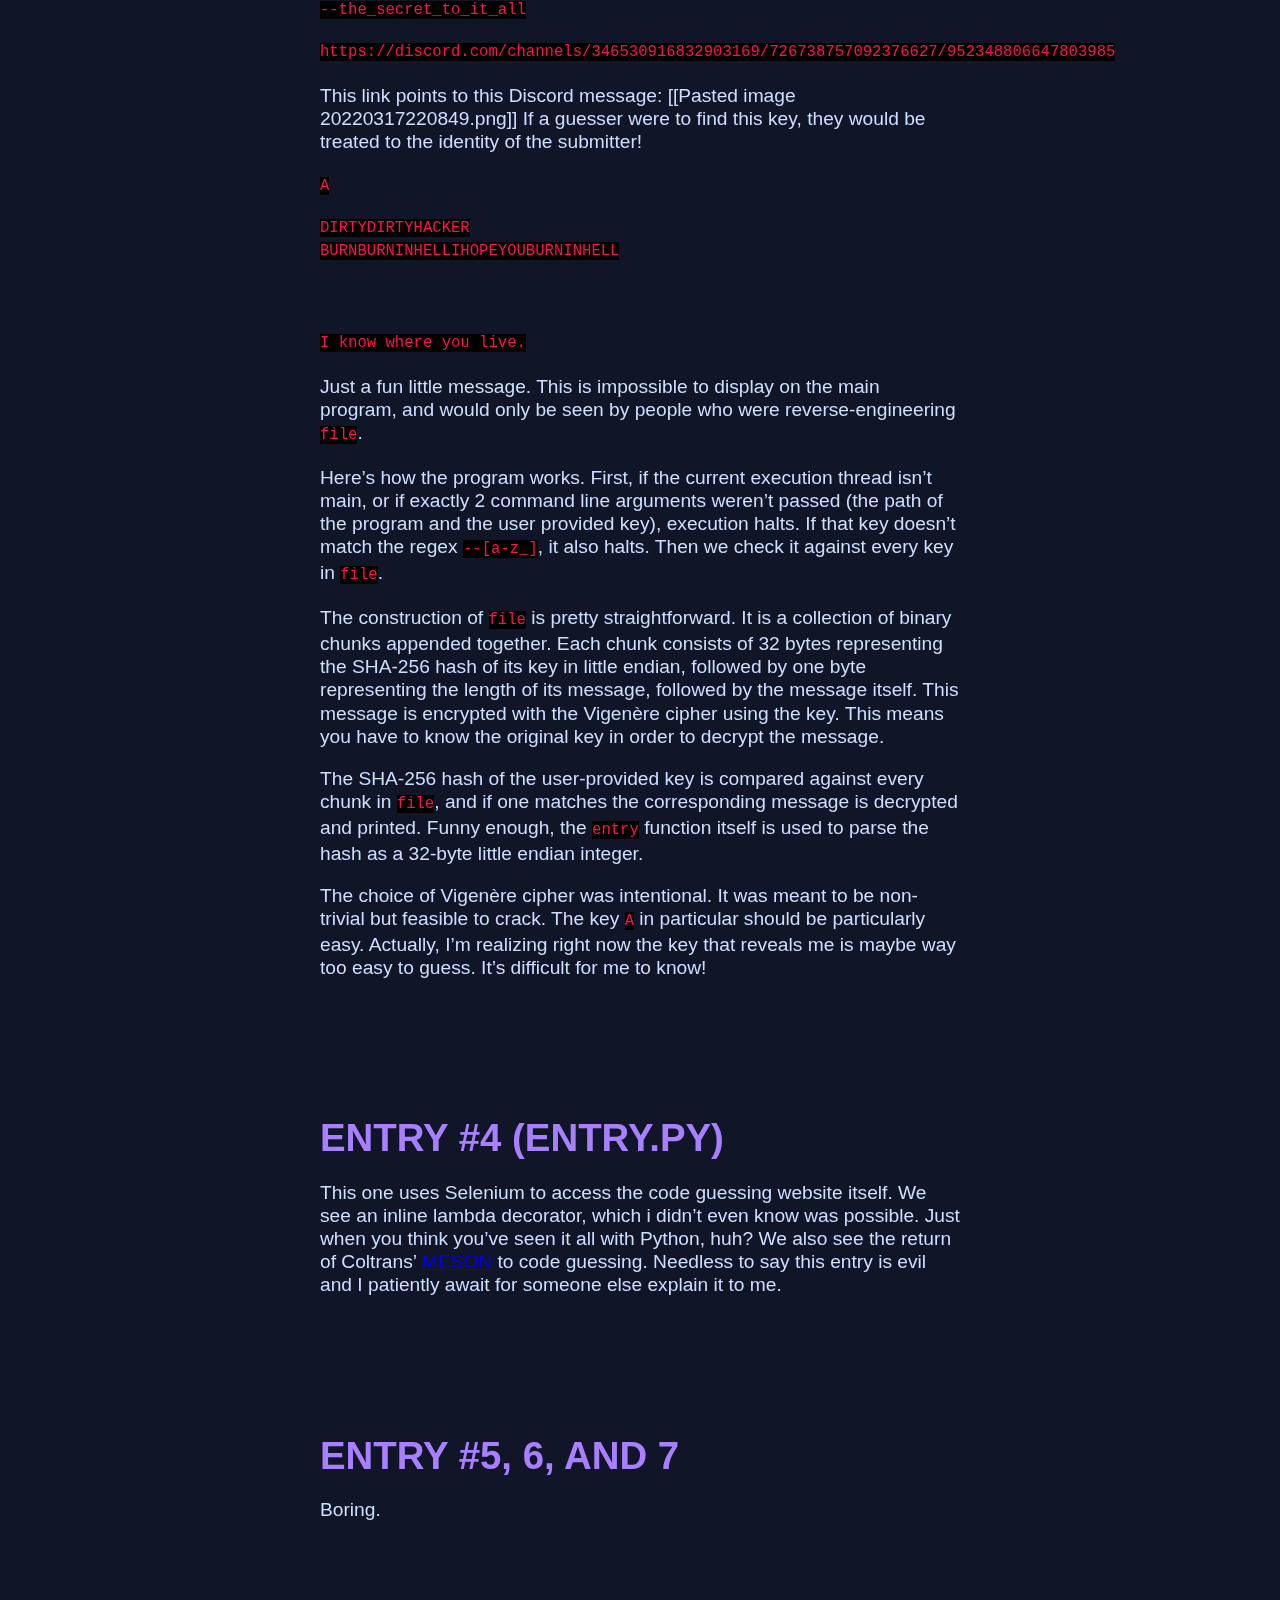
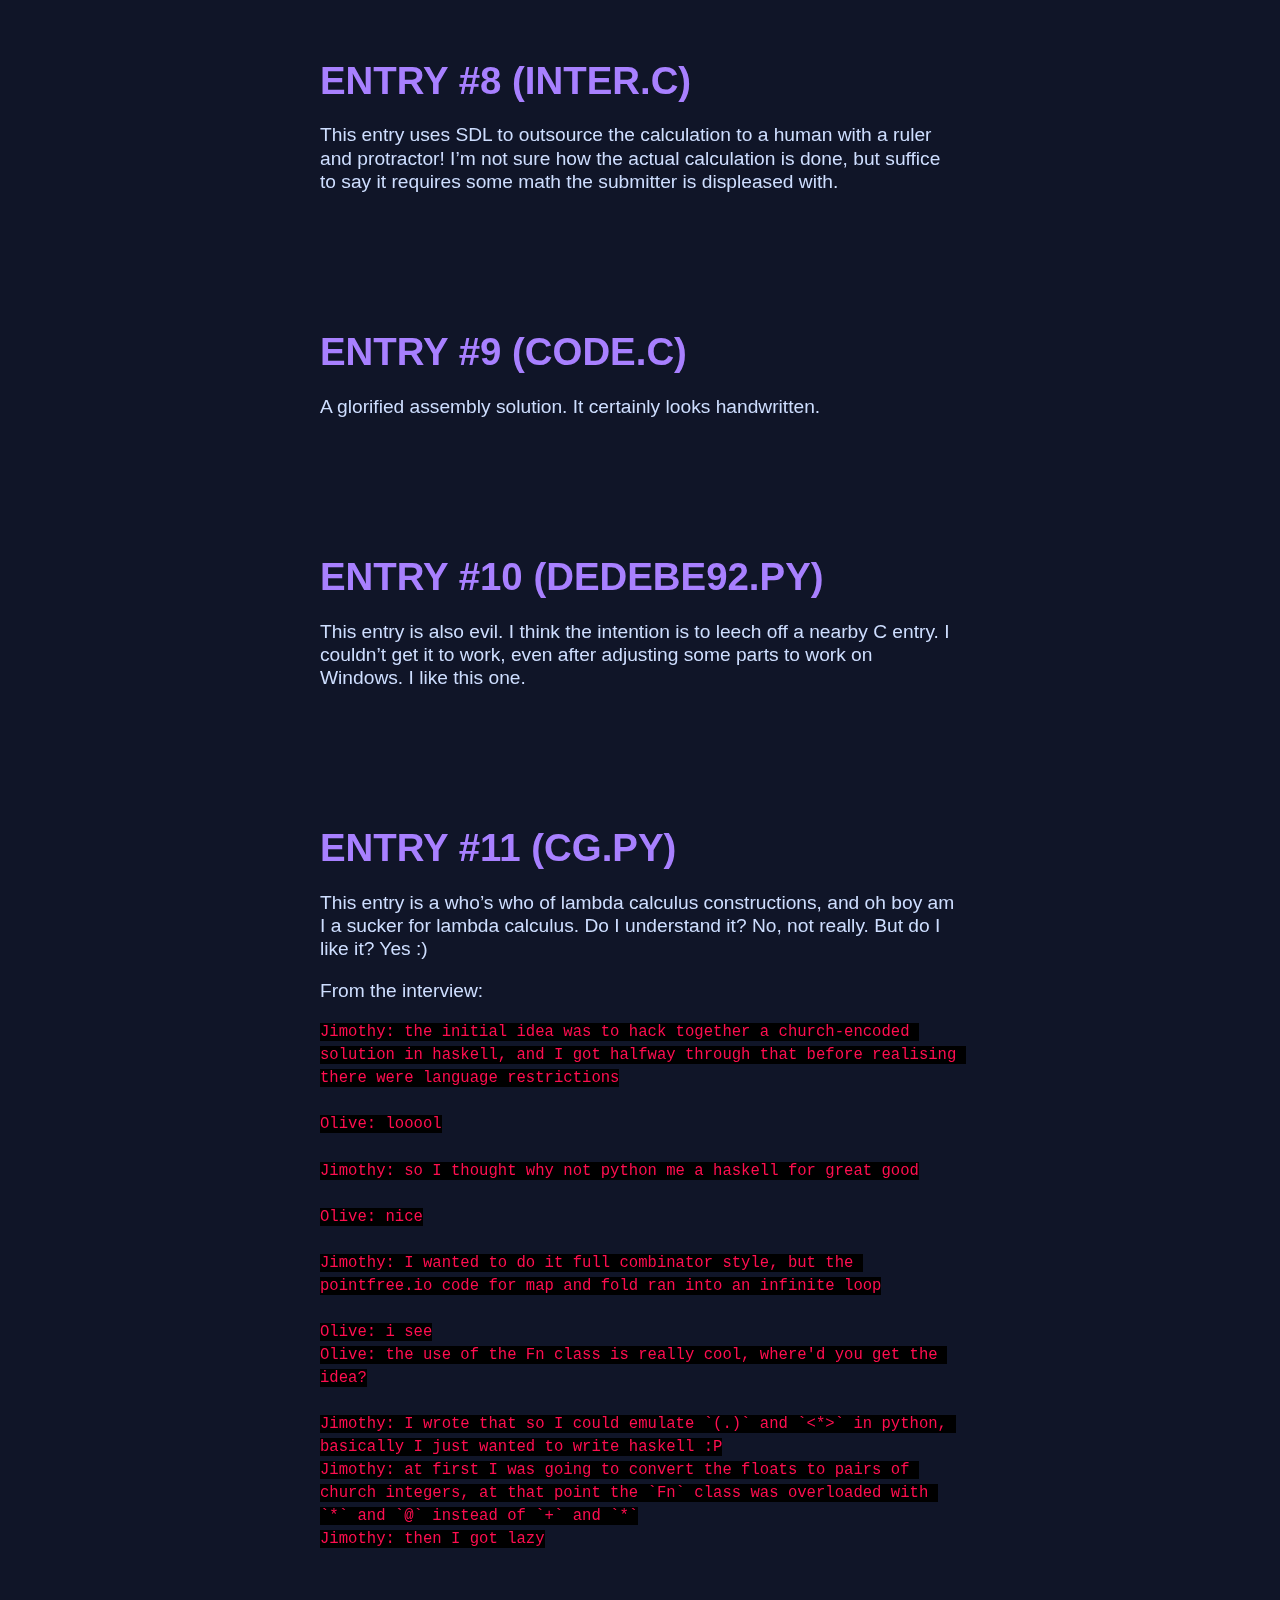
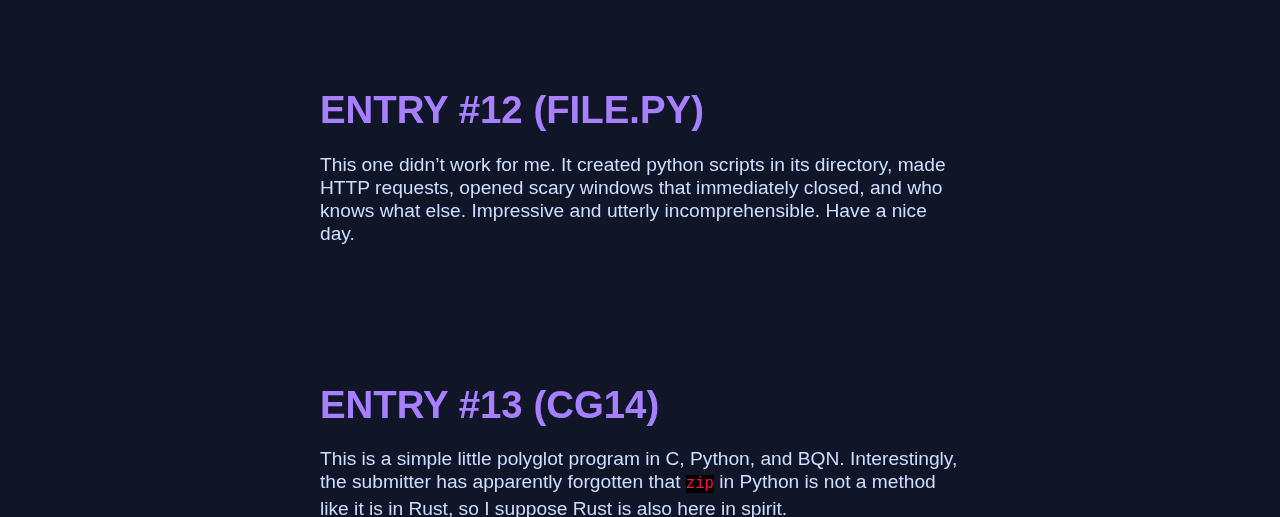
<file: round14.html>
<!DOCTYPE html>
<html xmlns="http://www.w3.org/1999/xhtml" lang="" xml:lang="">
<head>
  <meta charset="utf-8" />
  <meta name="generator" content="pandoc" />
  <meta name="viewport" content="width=device-width, initial-scale=1.0, user-scalable=yes" />
  <title>Round 14</title>
  <style>
    code{white-space: pre-wrap;}
    span.smallcaps{font-variant: small-caps;}
    span.underline{text-decoration: underline;}
    div.column{display: inline-block; vertical-align: top; width: 50%;}
    div.hanging-indent{margin-left: 1.5em; text-indent: -1.5em;}
    ul.task-list{list-style: none;}
    pre > code.sourceCode { white-space: pre; position: relative; }
    pre > code.sourceCode > span { display: inline-block; line-height: 1.25; }
    pre > code.sourceCode > span:empty { height: 1.2em; }
    .sourceCode { overflow: visible; }
    code.sourceCode > span { color: inherit; text-decoration: inherit; }
    div.sourceCode { margin: 1em 0; }
    pre.sourceCode { margin: 0; }
    @media screen {
    div.sourceCode { overflow: auto; }
    }
    @media print {
    pre > code.sourceCode { white-space: pre-wrap; }
    pre > code.sourceCode > span { text-indent: -5em; padding-left: 5em; }
    }
    pre.numberSource code
      { counter-reset: source-line 0; }
    pre.numberSource code > span
      { position: relative; left: -4em; counter-increment: source-line; }
    pre.numberSource code > span > a:first-child::before
      { content: counter(source-line);
        position: relative; left: -1em; text-align: right; vertical-align: baseline;
        border: none; display: inline-block;
        -webkit-touch-callout: none; -webkit-user-select: none;
        -khtml-user-select: none; -moz-user-select: none;
        -ms-user-select: none; user-select: none;
        padding: 0 4px; width: 4em;
        color: #aaaaaa;
      }
    pre.numberSource { margin-left: 3em; border-left: 1px solid #aaaaaa;  padding-left: 4px; }
    div.sourceCode
      {   }
    @media screen {
    pre > code.sourceCode > span > a:first-child::before { text-decoration: underline; }
    }
    code span.al { color: #ff0000; font-weight: bold; } /* Alert */
    code span.an { color: #60a0b0; font-weight: bold; font-style: italic; } /* Annotation */
    code span.at { color: #7d9029; } /* Attribute */
    code span.bn { color: #40a070; } /* BaseN */
    code span.bu { } /* BuiltIn */
    code span.cf { color: #007020; font-weight: bold; } /* ControlFlow */
    code span.ch { color: #4070a0; } /* Char */
    code span.cn { color: #880000; } /* Constant */
    code span.co { color: #60a0b0; font-style: italic; } /* Comment */
    code span.cv { color: #60a0b0; font-weight: bold; font-style: italic; } /* CommentVar */
    code span.do { color: #ba2121; font-style: italic; } /* Documentation */
    code span.dt { color: #902000; } /* DataType */
    code span.dv { color: #40a070; } /* DecVal */
    code span.er { color: #ff0000; font-weight: bold; } /* Error */
    code span.ex { } /* Extension */
    code span.fl { color: #40a070; } /* Float */
    code span.fu { color: #06287e; } /* Function */
    code span.im { } /* Import */
    code span.in { color: #60a0b0; font-weight: bold; font-style: italic; } /* Information */
    code span.kw { color: #007020; font-weight: bold; } /* Keyword */
    code span.op { color: #666666; } /* Operator */
    code span.ot { color: #007020; } /* Other */
    code span.pp { color: #bc7a00; } /* Preprocessor */
    code span.sc { color: #4070a0; } /* SpecialChar */
    code span.ss { color: #bb6688; } /* SpecialString */
    code span.st { color: #4070a0; } /* String */
    code span.va { color: #19177c; } /* Variable */
    code span.vs { color: #4070a0; } /* VerbatimString */
    code span.wa { color: #60a0b0; font-weight: bold; font-style: italic; } /* Warning */
    .display.math{display: block; text-align: center; margin: 0.5rem auto;}
  </style>
  <link rel="stylesheet" href="round11.css" />
  <!--[if lt IE 9]>
    <script src="//cdnjs.cloudflare.com/ajax/libs/html5shiv/3.7.3/html5shiv-printshiv.min.js"></script>
  <![endif]-->
</head>
<body>
<h1 id="round-14-code-guessing">Round 14 Code Guessing</h1>
<p><a href="https://cg.esolangs.gay/14">This week’s challenge</a> was to
calculate a dot product.</p>
<h2 id="entry-1-written-in-rustc">Entry #1 (written in Rust/C)</h2>
<p>This one has a medley of solutions with varying levels of accuracy
and performance. <code>entry</code> calls one of these functions at
random.</p>
<ul>
<li>An “idiomatic” function which uses Rust’s robust iterator methods.
Bizarrely, the <code>zip</code> function is used rather than the method,
and <code>fold</code> is used where <code>sum</code> would do the same
thing. Here’s how a truly idiomatic solution would look, in my
opinion:</li>
</ul>
<div class="sourceCode" id="cb1"><pre
class="sourceCode rust"><code class="sourceCode rust"><span id="cb1-1"><a href="#cb1-1" aria-hidden="true" tabindex="-1"></a><span class="kw">fn</span> entry(a<span class="op">:</span> <span class="op">&amp;</span>[<span class="dt">f64</span>]<span class="op">,</span> b<span class="op">:</span> <span class="op">&amp;</span>[<span class="dt">f64</span>]) <span class="op">-&gt;</span> <span class="dt">f64</span> <span class="op">{</span></span>
<span id="cb1-2"><a href="#cb1-2" aria-hidden="true" tabindex="-1"></a>    a<span class="op">.</span>iter()<span class="op">.</span>zip(b)<span class="op">.</span>map(<span class="op">|</span>(u<span class="op">,</span> v)<span class="op">|</span> u <span class="op">*</span> v)<span class="op">.</span>sum()</span>
<span id="cb1-3"><a href="#cb1-3" aria-hidden="true" tabindex="-1"></a><span class="op">}</span></span></code></pre></div>
<ul>
<li><p>A “simple” function which is programmed in a C-like way.</p></li>
<li><p>A “C” function which is a call to some basic C code compiled
along with the project.</p></li>
<li><p>A “parallel” function which uses Rayon. The initial Vec
allocation makes this almost 8 times slower than the idiomatic
function.</p></li>
<li><p>A “lame SIMD” function which is just kinda ugly.</p></li>
<li><p>A “SIMD” function. It checks every iteration if it has at least 4
floats left rather than calculating parity before the loop, which
probably incurs a performance penalty.</p></li>
<li><p>A “FMA” function which requires an x86 with support for the <a
href="https://en.wikipedia.org/wiki/FMA_instruction_set">FMA instruction
set</a>. With this, it’s able to add 4 floats with one instruction. It
has the same parity issue as the SIMD function. If FMA is not available,
it falls back on the SIMD function. It also uses
<code>mem::transmute</code> which I really hope isn’t
necessary.</p></li>
<li><p>An “approximation” function which attempts to interpolate a dot
product in a very incorrect but amusing manner.</p></li>
<li><p>A “Parallel SIMD” function which goes unused in
<code>entry</code>. It takes a threadpool and gives a slice for each
thread to work with, each using the SIMD function
independently.</p></li>
</ul>
<p>I calculated the performance of each of these functions on the
provided 100000 element slices. Out of 10 runs, the last 3 were averaged
to eliminate warm-up. This obviously does not show variance or warm-up
time, and isn’t rigorous to begin with, so take this data as you will.
The final calculation result is also displayed.</p>
<pre><code>FMA - (took 58.5µs) 25080.896954796997
Simple - (took 66.8µs) 25080.8969547973
SIMD - (took 67.3µs) 25080.89695479715
C    - (took 69.2µs) 25080.8969547973
Idiomatic - (took 75.0µs) 25080.8969547973
Approximate - (took 103.1µs) 25065.940584912467
Lame SIMD - (took 220.5µs) 25080.896954796994
Parallel SIMD - (took 387.8µs) 25080.896954797114
Parallel - (took 403.2µs) 25080.896954797077</code></pre>
<h2 id="entry-2-softdouble.c">Entry #2 (softdouble.c)</h2>
<p>This entry is evil, and uses two 32-bit floats to calculate 64-bit
floats in software. It is beautiful, wonderfully executed, and
reasonably accurate. The doc comments are lovely. I want to kiss this
person on the lips.</p>
<p>From the interview:</p>
<pre><code>Coral: it&#39;s a mostly-compliant double implementation using only float operations. took way more work than i thought it would but it&#39;s like correct in &gt;99% of the cases
...
but the gist of it is just, extract the exponent and mantissa from the two floats representing the double, then do whatever operations on the thing and then turn it back

Olive: so do f1 and f2 contain valid float values?
    
Coral: in almost all cases they do. a float is only NaN when the exponent is all ones, which is not very likely. but when it does happen, the code breaks</code></pre>
<h2 id="entry-3-golf.py">Entry #3 (golf.py)</h2>
<p>My submission! This is hopefully a (nearly) perfect golf of every
language allowed for this round. They are all encoded within
<code>file</code>, along with some other goodies like my true identity.
A single command line argument is passed and used as a key. Here is
every encoded message.</p>
<p><code>--c</code></p>
<div class="sourceCode" id="cb4"><pre class="sourceCode c"><code class="sourceCode c"><span id="cb4-1"><a href="#cb4-1" aria-hidden="true" tabindex="-1"></a><span class="co">// https://discord.com/channels/346530916832903169/726738757092376627/952076141852753960</span></span>
<span id="cb4-2"><a href="#cb4-2" aria-hidden="true" tabindex="-1"></a><span class="pp">#define o double</span></span>
<span id="cb4-3"><a href="#cb4-3" aria-hidden="true" tabindex="-1"></a>o entry<span class="op">(</span>o<span class="op">*</span>b<span class="op">,</span>o<span class="op">*</span>r<span class="op">,</span><span class="dt">size_t</span> p<span class="op">){</span>o _<span class="op">=</span><span class="dv">0</span><span class="op">;</span><span class="cf">while</span><span class="op">(</span>p<span class="op">--)</span>_<span class="op">+=*</span>r<span class="op">++**</span>b<span class="op">++;</span><span class="cf">return</span> _<span class="op">;}</span></span></code></pre></div>
<p>The top comment is a discord message link from the organizer allowing
solutions that only work on one compiler. This code implicitly uses
<code>size_t</code> without the proper include, which is only legal on
MSVC (and Clang targeting MSVC, which is what I used). Please admire the
awful <code>*r++**b++</code>.</p>
<p><code>--python</code></p>
<div class="sourceCode" id="cb5"><pre
class="sourceCode python"><code class="sourceCode python"><span id="cb5-1"><a href="#cb5-1" aria-hidden="true" tabindex="-1"></a>entry<span class="op">=</span><span class="bu">__import__</span>(<span class="st">&quot;numpy&quot;</span>).dot</span></code></pre></div>
<p>This saves one character off the naive import. Of course this is only
legal if Numpy is allowed.</p>
<p><code>--bqn</code></p>
<pre><code>Entry←+´×</code></pre>
<p>The elegance of BQN makes this solution entirely uninteresting.</p>
<p><code>--rust</code></p>
<div class="sourceCode" id="cb7"><pre
class="sourceCode rust"><code class="sourceCode rust"><span id="cb7-1"><a href="#cb7-1" aria-hidden="true" tabindex="-1"></a><span class="kw">fn</span> entry(a<span class="op">:&amp;</span>[<span class="dt">f64</span>]<span class="op">,</span>b<span class="op">:&amp;</span>[<span class="dt">f64</span>])<span class="op">-&gt;</span><span class="dt">f64</span><span class="op">{</span>a<span class="op">.</span>iter()<span class="op">.</span>zip(b)<span class="op">.</span>map(<span class="op">|</span>(u<span class="op">,</span>v)<span class="op">|</span>u<span class="op">*</span>v)<span class="op">.</span>sum()<span class="op">}</span></span></code></pre></div>
<p>Interestingly, this is just the idiomatic solution with whitespace
removed! Rust is a lovely language :)</p>
<p><code>--the_secret_to_it_all</code></p>
<pre><code>https://discord.com/channels/346530916832903169/726738757092376627/952348806647803985</code></pre>
<p>This link points to this Discord message: [[Pasted image
20220317220849.png]] If a guesser were to find this key, they would be
treated to the identity of the submitter!</p>
<p><code>A</code></p>
<pre><code>DIRTYDIRTYHACKER
BURNBURNINHELLIHOPEYOUBURNINHELL



I know where you live.</code></pre>
<p>Just a fun little message. This is impossible to display on the main
program, and would only be seen by people who were reverse-engineering
<code>file</code>.</p>
<p>Here’s how the program works. First, if the current execution thread
isn’t main, or if exactly 2 command line arguments weren’t passed (the
path of the program and the user provided key), execution halts. If that
key doesn’t match the regex <code>--[a-z_]</code>, it also halts. Then
we check it against every key in <code>file</code>.</p>
<p>The construction of <code>file</code> is pretty straightforward. It
is a collection of binary chunks appended together. Each chunk consists
of 32 bytes representing the SHA-256 hash of its key in little endian,
followed by one byte representing the length of its message, followed by
the message itself. This message is encrypted with the Vigenère cipher
using the key. This means you have to know the original key in order to
decrypt the message.</p>
<p>The SHA-256 hash of the user-provided key is compared against every
chunk in <code>file</code>, and if one matches the corresponding message
is decrypted and printed. Funny enough, the <code>entry</code> function
itself is used to parse the hash as a 32-byte little endian integer.</p>
<p>The choice of Vigenère cipher was intentional. It was meant to be
non-trivial but feasible to crack. The key <code>A</code> in particular
should be particularly easy. Actually, I’m realizing right now the key
that reveals me is maybe way too easy to guess. It’s difficult for me to
know!</p>
<h2 id="entry-4-entry.py">Entry #4 (entry.py)</h2>
<p>This one uses Selenium to access the code guessing website itself. We
see an inline lambda decorator, which i didn’t even know was possible.
Just when you think you’ve seen it all with Python, huh? We also see the
return of Coltrans’ <a href="https://esolangs.org/wiki/MESON">MESON</a>
to code guessing. Needless to say this entry is evil and I patiently
await for someone else explain it to me.</p>
<h2 id="entry-5-6-and-7">Entry #5, 6, and 7</h2>
<p>Boring.</p>
<h2 id="entry-8-inter.c">Entry #8 (inter.c)</h2>
<p>This entry uses SDL to outsource the calculation to a human with a
ruler and protractor! I’m not sure how the actual calculation is done,
but suffice to say it requires some math the submitter is displeased
with.</p>
<h2 id="entry-9-code.c">Entry #9 (code.c)</h2>
<p>A glorified assembly solution. It certainly looks handwritten.</p>
<h2 id="entry-10-dedebe92.py">Entry #10 (dedebe92.py)</h2>
<p>This entry is also evil. I think the intention is to leech off a
nearby C entry. I couldn’t get it to work, even after adjusting some
parts to work on Windows. I like this one.</p>
<h2 id="entry-11-cg.py">Entry #11 (cg.py)</h2>
<p>This entry is a who’s who of lambda calculus constructions, and oh
boy am I a sucker for lambda calculus. Do I understand it? No, not
really. But do I like it? Yes :)</p>
<p>From the interview:</p>
<pre><code>Jimothy: the initial idea was to hack together a church-encoded solution in haskell, and I got halfway through that before realising there were language restrictions

Olive: looool

Jimothy: so I thought why not python me a haskell for great good

Olive: nice

Jimothy: I wanted to do it full combinator style, but the pointfree.io code for map and fold ran into an infinite loop

Olive: i see
Olive: the use of the Fn class is really cool, where&#39;d you get the idea?

Jimothy: I wrote that so I could emulate `(.)` and `&lt;*&gt;` in python, basically I just wanted to write haskell :P
Jimothy: at first I was going to convert the floats to pairs of church integers, at that point the `Fn` class was overloaded with `*` and `@` instead of `+` and `*`
Jimothy: then I got lazy</code></pre>
<h2 id="entry-12-file.py">Entry #12 (file.py)</h2>
<p>This one didn’t work for me. It created python scripts in its
directory, made HTTP requests, opened scary windows that immediately
closed, and who knows what else. Impressive and utterly
incomprehensible. Have a nice day.</p>
<h2 id="entry-13-cg14">Entry #13 (cg14)</h2>
<p>This is a simple little polyglot program in C, Python, and BQN.
Interestingly, the submitter has apparently forgotten that
<code>zip</code> in Python is not a method like it is in Rust, so I
suppose Rust is also here in spirit.</p>
</body>
</html>
</file>
<file: round11.css>
/*
position:sticky;
position:-webkit-sticky;
position:-moz-sticky;
position:-ms-sticky;
position:-o-sticky;
*/



body {
    background: #101528;
    color: #CEDEFF;
    font-family: 'Catamaran', sans-serif;
    font-weight: 500;
    font-size: 1.2em;
    line-height: 1.2em;
    margin-left: auto;
    margin-right: auto;
    width: 50%;
}

code {
    background: #000000;
    color: #FF0E50;
}

.sourceCode {
    background: #000000;
    color: #FFFFFF;
    margin: 0.4em;
}

h1, h2, h3 {
    font-family: 'Changa One', sans-serif;
    text-transform: uppercase;
    color: #A880FF;
}

h1 {
    text-align: center;
    font-size: 3em;
}

h2 {
    padding-top: 3em;
    font-size: 2em;
}

nav {
    text-align: center;
}

.content {
    background-color: var(--color2);
    text-align: justify;
    text-align-last: right;
    padding: 1.5em;
    padding-top: 0.4em;
    width: 40%;
    margin: auto;
    margin-bottom: 1.5em;
    display: flex;
    flex-direction: column;
    /*
    justify-content: center;
    */
}

.content h2 {
    font-size: 2em;
    margin-top: 0.4em;
    margin-bottom: -0.2em;
    text-align-last: left;
    color: var(--color7);
    font-weight: bolder;
    text-decoration: none;
}

.content p {
    /* text-indent: 2em; */
}

.content a {
    text-decoration: none;
    font-weight: bolder;
}





:root.slso8 {
    --color1: #0d2b45;
    --color2: #203c56;
    --color3: #544e68;
    --color4: #8d697a;
    --color5: #d08159;
    --color6: #ffaa5e;
    --color7: #ffd4a3;
    --color8: #ffecd6;
}
:root.custodian {
    --color1: #2b3634;
    --color2: #474848;
    --color3: #6e5f52;
    --color4: #a2856c;
    --color5: #a0a294;
    --color6: #dcb9a0;
    --color7: #f3dbc6;
    --color8: #fffefe;
}
</file>
